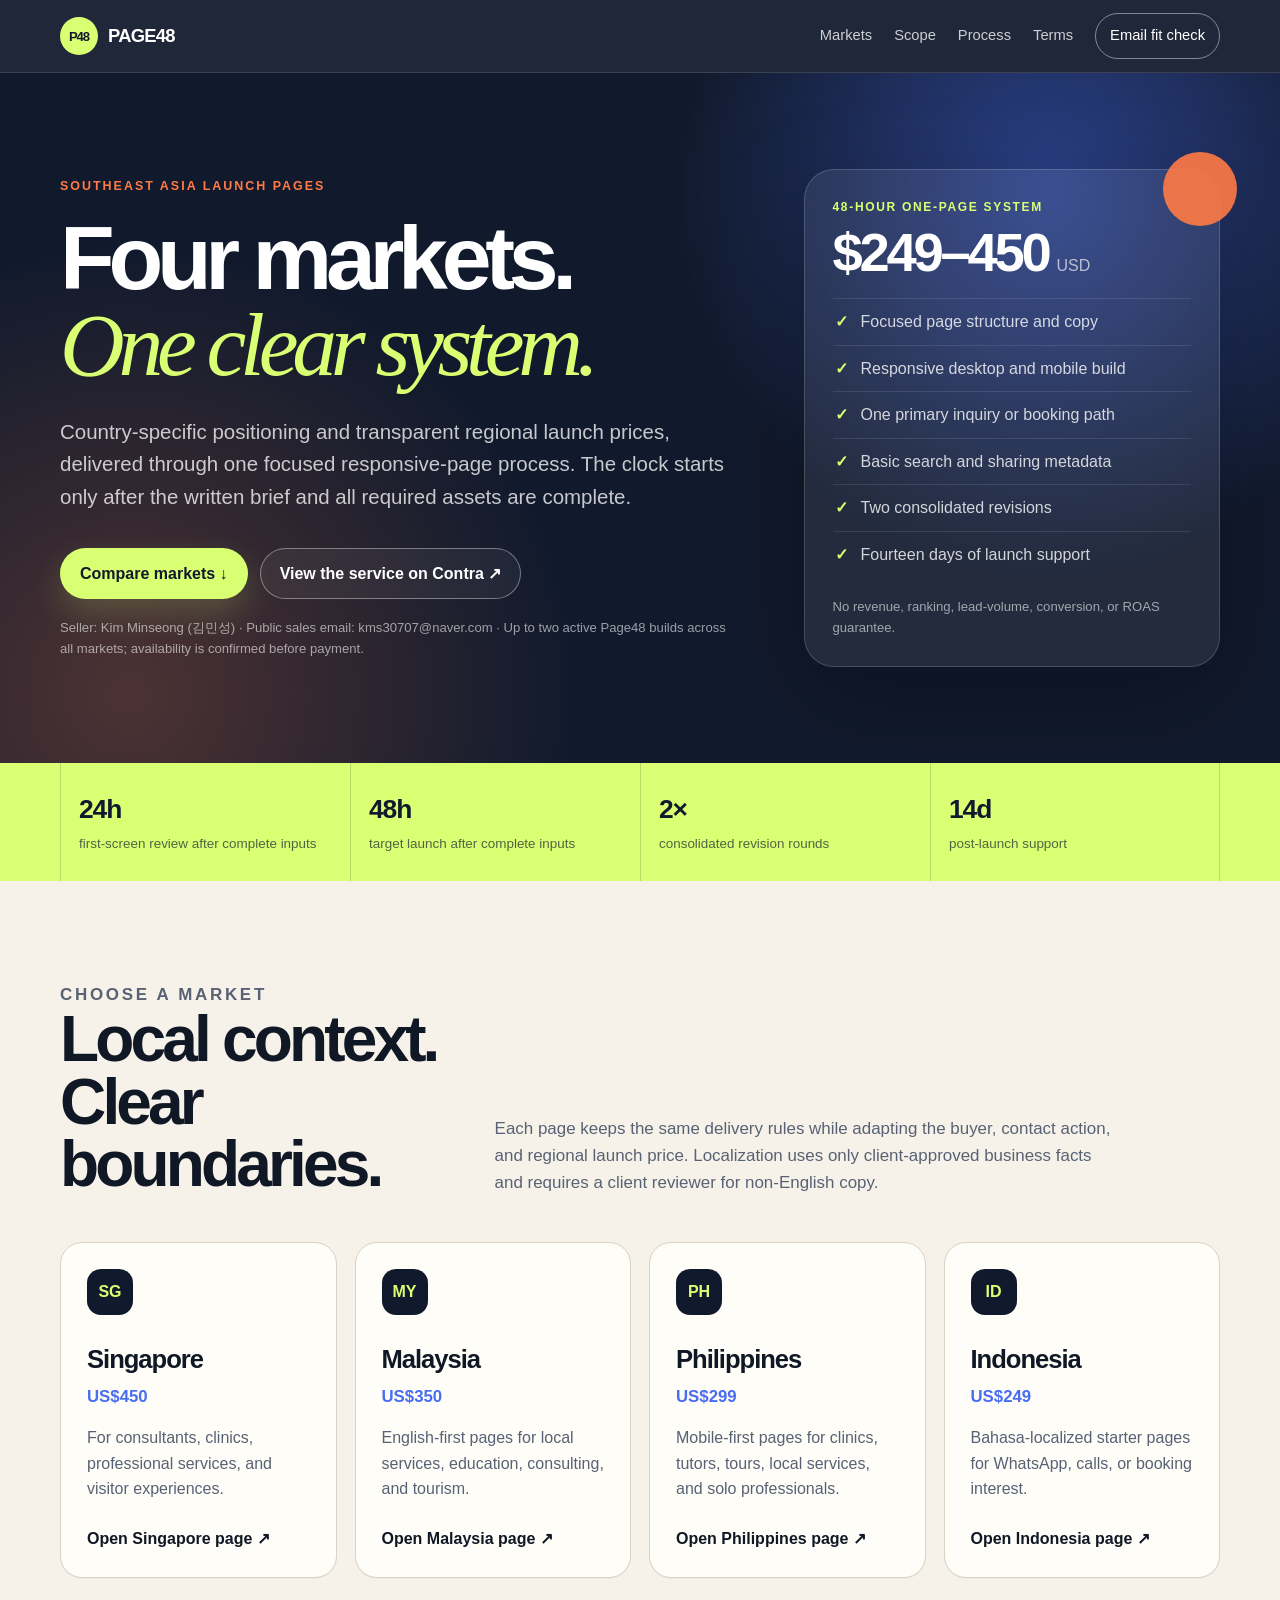
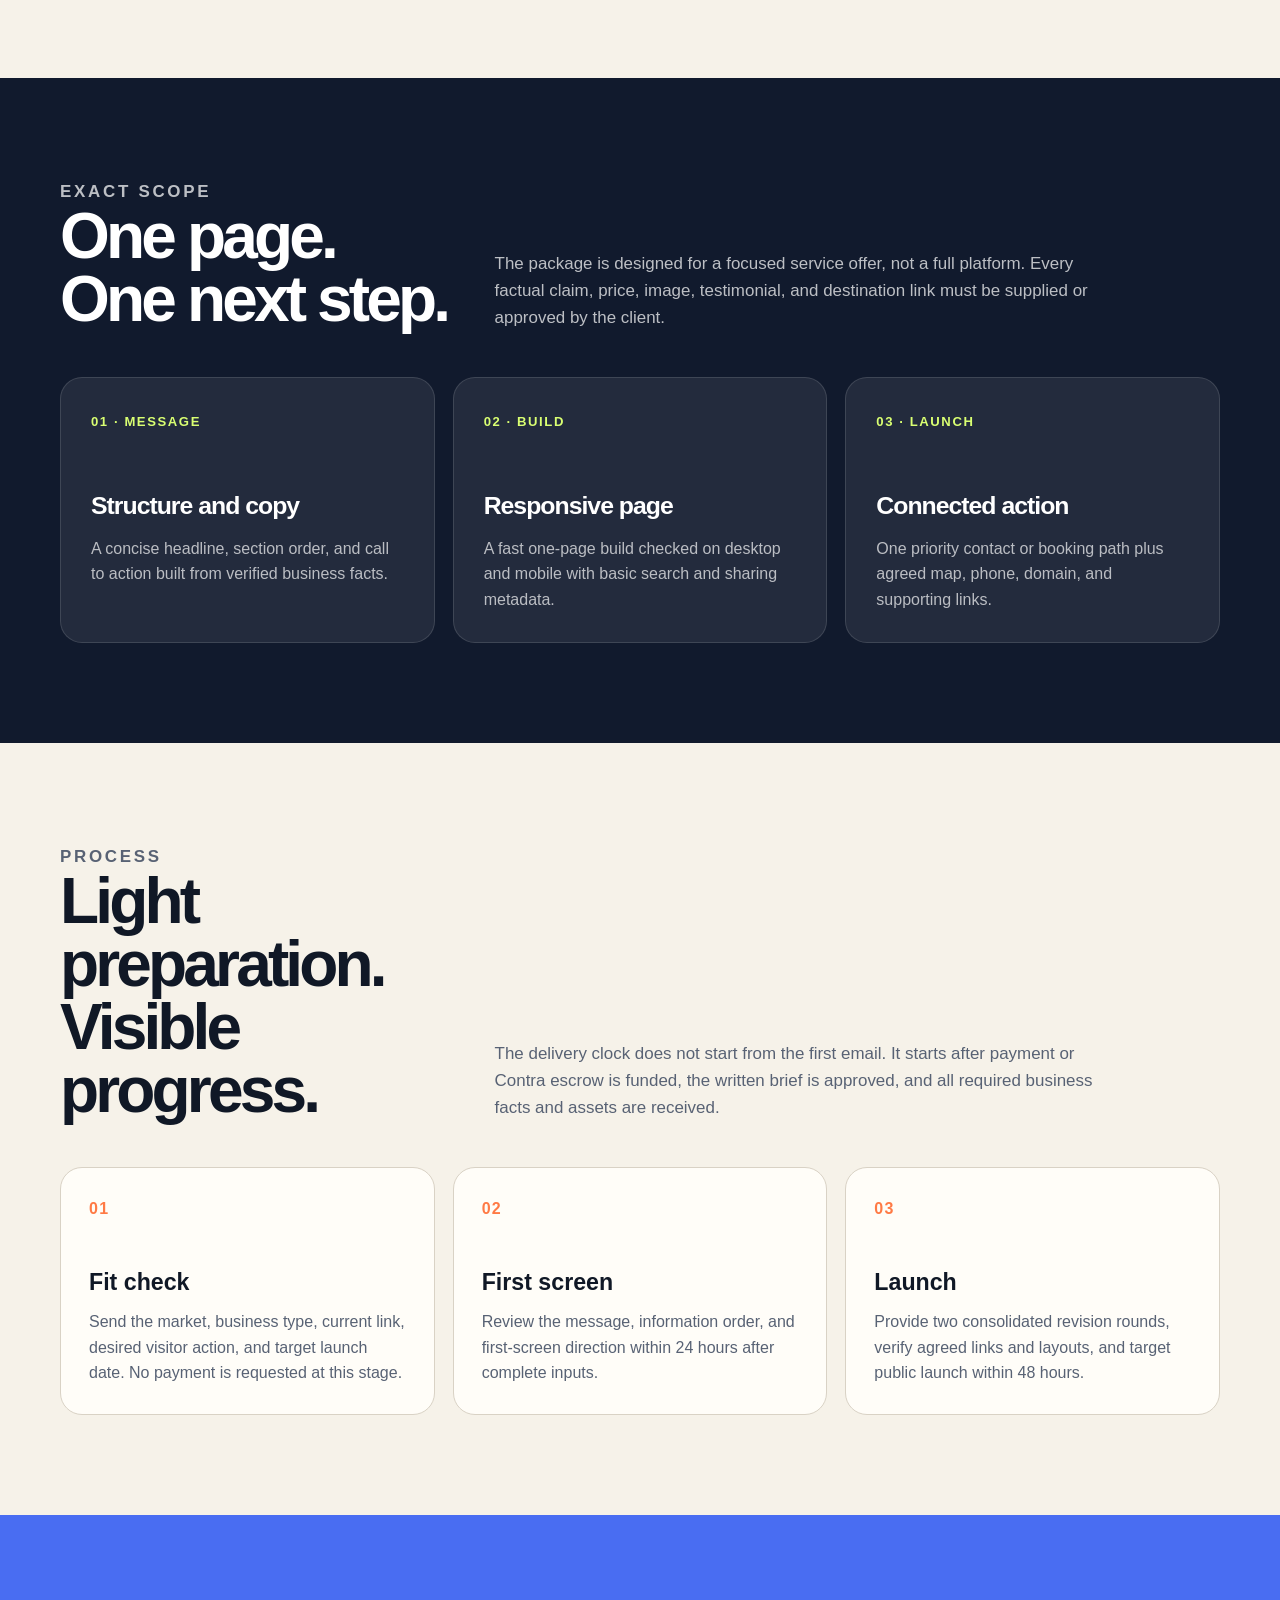
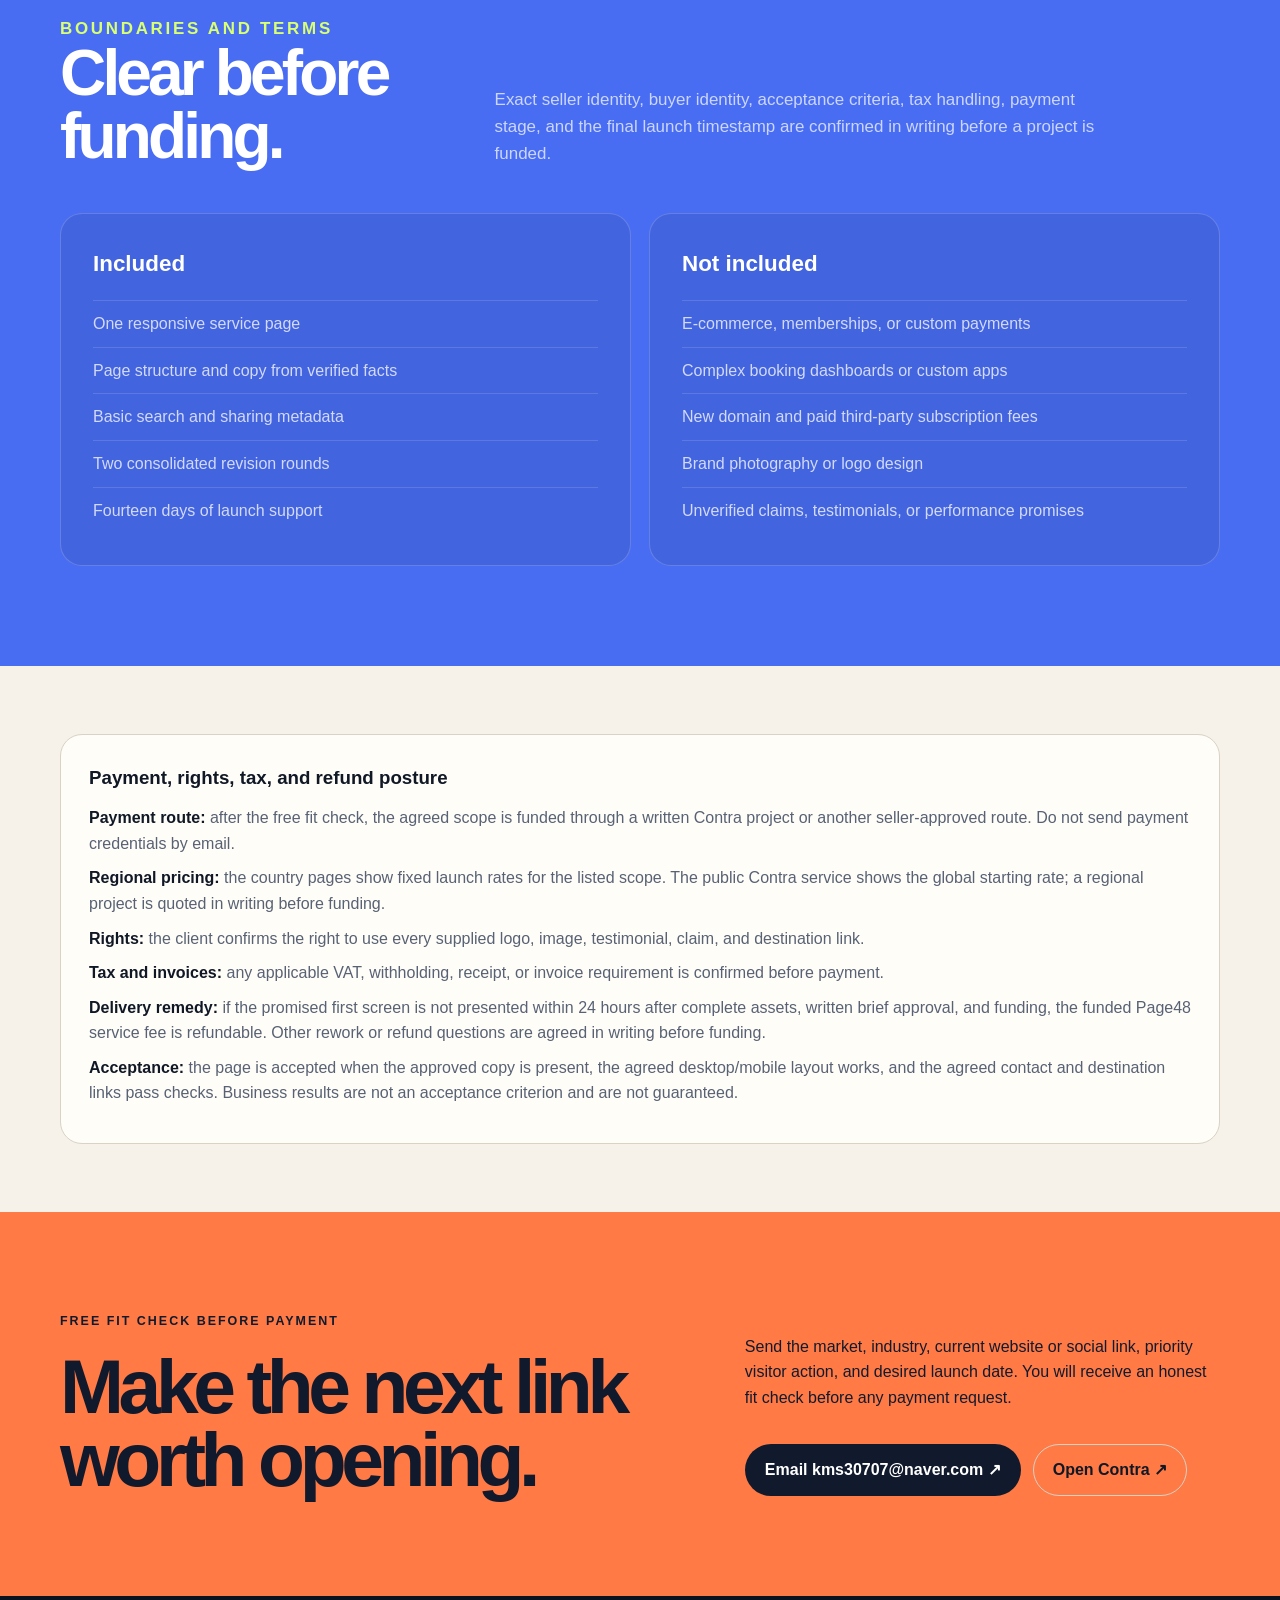
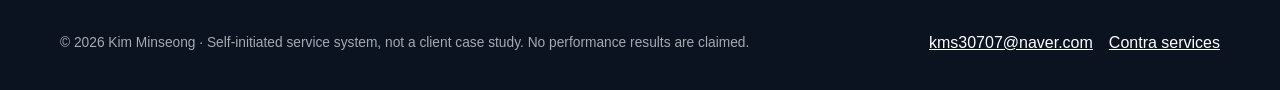
<file: page48/index.html>
<!doctype html>
<html lang="en">
<head>
  <meta charset="utf-8">
  <meta name="viewport" content="width=device-width, initial-scale=1">
  <title>Page48 Southeast Asia launch pages | Kim Minseong</title>
  <meta name="description" content="Country-specific one-page website packages for Singapore, Malaysia, the Philippines, and Indonesia, delivered through a focused 48-hour process.">
  <meta name="robots" content="index,follow">
  <link rel="canonical" href="https://kim30707.github.io/48h-creative-sprint/page48/">
  <meta property="og:title" content="Page48 Southeast Asia launch pages">
  <meta property="og:description" content="Four market-specific one-page website packages. One transparent delivery system.">
  <meta property="og:type" content="website">
  <meta property="og:url" content="https://kim30707.github.io/48h-creative-sprint/page48/">
  <link rel="stylesheet" href="styles.css">
  <script type="application/ld+json">
  {
    "@context": "https://schema.org",
    "@type": "Service",
    "name": "Page48 Southeast Asia one-page website packages",
    "provider": {
      "@type": "Person",
      "name": "Kim Minseong",
      "email": "kms30707@naver.com"
    },
    "areaServed": ["Singapore", "Malaysia", "Philippines", "Indonesia"],
    "serviceType": "Responsive one-page website design and build",
    "url": "https://kim30707.github.io/48h-creative-sprint/page48/",
    "offers": [
      {"@type":"Offer","name":"Singapore launch package","price":"450","priceCurrency":"USD"},
      {"@type":"Offer","name":"Malaysia launch package","price":"350","priceCurrency":"USD"},
      {"@type":"Offer","name":"Philippines launch package","price":"299","priceCurrency":"USD"},
      {"@type":"Offer","name":"Indonesia launch package","price":"249","priceCurrency":"USD"}
    ]
  }
  </script>
</head>
<body>
  <a class="skip-link" href="#main">Skip to content</a>
  <header class="site-header">
    <div class="wrap nav">
      <a class="brand" href="./" aria-label="Page48 home"><span class="brand-mark">P48</span> PAGE48</a>
      <nav class="nav-links" aria-label="Primary navigation">
        <a href="#markets">Markets</a>
        <a href="#scope">Scope</a>
        <a href="#process">Process</a>
        <a href="#terms">Terms</a>
        <a class="nav-cta" href="mailto:kms30707@naver.com?subject=Page48%20fit%20check%20%E2%80%94%20Southeast%20Asia&amp;body=Business%20name%3A%0AMarket%3A%0ACurrent%20website%20or%20social%20link%3A%0APriority%20visitor%20action%3A%0ADesired%20launch%20date%3A">Email fit check</a>
      </nav>
    </div>
  </header>

  <main id="main">
    <section class="hero">
      <div class="wrap hero-grid">
        <div>
          <p class="eyebrow">Southeast Asia launch pages</p>
          <h1>Four markets.<br><em>One clear system.</em></h1>
          <p class="lede">Country-specific positioning and transparent regional launch prices, delivered through one focused responsive-page process. The clock starts only after the written brief and all required assets are complete.</p>
          <div class="cta-row">
            <a class="button button-primary" href="#markets">Compare markets ↓</a>
            <a class="button button-secondary" href="https://contra.com/s/XmlLNcEl-48-hour-one-page-website-for-service-businesses">View the service on Contra ↗</a>
          </div>
          <p class="microcopy">Seller: Kim Minseong (김민성) · Public sales email: kms30707@naver.com · Up to two active Page48 builds across all markets; availability is confirmed before payment.</p>
        </div>
        <aside class="hero-panel" aria-label="Package summary">
          <p class="panel-kicker">48-hour one-page system</p>
          <div class="hero-price"><strong>$249–450</strong><span>USD</span></div>
          <ul class="check-list">
            <li>Focused page structure and copy</li>
            <li>Responsive desktop and mobile build</li>
            <li>One primary inquiry or booking path</li>
            <li>Basic search and sharing metadata</li>
            <li>Two consolidated revisions</li>
            <li>Fourteen days of launch support</li>
          </ul>
          <p class="microcopy">No revenue, ranking, lead-volume, conversion, or ROAS guarantee.</p>
        </aside>
      </div>
    </section>

    <section class="stat-strip" aria-label="Delivery summary">
      <div class="wrap stats">
        <div class="stat"><strong>24h</strong><span>first-screen review after complete inputs</span></div>
        <div class="stat"><strong>48h</strong><span>target launch after complete inputs</span></div>
        <div class="stat"><strong>2×</strong><span>consolidated revision rounds</span></div>
        <div class="stat"><strong>14d</strong><span>post-launch support</span></div>
      </div>
    </section>

    <section class="section" id="markets">
      <div class="wrap">
        <div class="section-heading">
          <div>
            <p class="eyebrow">Choose a market</p>
            <h2>Local context.<br>Clear boundaries.</h2>
          </div>
          <p>Each page keeps the same delivery rules while adapting the buyer, contact action, and regional launch price. Localization uses only client-approved business facts and requires a client reviewer for non-English copy.</p>
        </div>
        <div class="market-grid">
          <a class="market-card" href="sg/">
            <span class="market-code">SG</span>
            <h3>Singapore</h3>
            <p class="market-price">US$450</p>
            <p>For consultants, clinics, professional services, and visitor experiences.</p>
            <span class="card-link">Open Singapore page ↗</span>
          </a>
          <a class="market-card" href="my/">
            <span class="market-code">MY</span>
            <h3>Malaysia</h3>
            <p class="market-price">US$350</p>
            <p>English-first pages for local services, education, consulting, and tourism.</p>
            <span class="card-link">Open Malaysia page ↗</span>
          </a>
          <a class="market-card" href="ph/">
            <span class="market-code">PH</span>
            <h3>Philippines</h3>
            <p class="market-price">US$299</p>
            <p>Mobile-first pages for clinics, tutors, tours, local services, and solo professionals.</p>
            <span class="card-link">Open Philippines page ↗</span>
          </a>
          <a class="market-card" href="id/">
            <span class="market-code">ID</span>
            <h3>Indonesia</h3>
            <p class="market-price">US$249</p>
            <p>Bahasa-localized starter pages for WhatsApp, calls, or booking interest.</p>
            <span class="card-link">Open Indonesia page ↗</span>
          </a>
        </div>
      </div>
    </section>

    <section class="section section-dark" id="scope">
      <div class="wrap">
        <div class="section-heading">
          <div>
            <p class="eyebrow">Exact scope</p>
            <h2>One page.<br>One next step.</h2>
          </div>
          <p>The package is designed for a focused service offer, not a full platform. Every factual claim, price, image, testimonial, and destination link must be supplied or approved by the client.</p>
        </div>
        <div class="scope-grid">
          <article class="scope-card">
            <span class="scope-number">01 · MESSAGE</span>
            <h3>Structure and copy</h3>
            <p>A concise headline, section order, and call to action built from verified business facts.</p>
          </article>
          <article class="scope-card">
            <span class="scope-number">02 · BUILD</span>
            <h3>Responsive page</h3>
            <p>A fast one-page build checked on desktop and mobile with basic search and sharing metadata.</p>
          </article>
          <article class="scope-card">
            <span class="scope-number">03 · LAUNCH</span>
            <h3>Connected action</h3>
            <p>One priority contact or booking path plus agreed map, phone, domain, and supporting links.</p>
          </article>
        </div>
      </div>
    </section>

    <section class="section" id="process">
      <div class="wrap">
        <div class="section-heading">
          <div>
            <p class="eyebrow">Process</p>
            <h2>Light preparation.<br>Visible progress.</h2>
          </div>
          <p>The delivery clock does not start from the first email. It starts after payment or Contra escrow is funded, the written brief is approved, and all required business facts and assets are received.</p>
        </div>
        <div class="process-grid">
          <article class="process-card">
            <h3>Fit check</h3>
            <p>Send the market, business type, current link, desired visitor action, and target launch date. No payment is requested at this stage.</p>
          </article>
          <article class="process-card">
            <h3>First screen</h3>
            <p>Review the message, information order, and first-screen direction within 24 hours after complete inputs.</p>
          </article>
          <article class="process-card">
            <h3>Launch</h3>
            <p>Provide two consolidated revision rounds, verify agreed links and layouts, and target public launch within 48 hours.</p>
          </article>
        </div>
      </div>
    </section>

    <section class="section section-blue" id="terms">
      <div class="wrap">
        <div class="section-heading">
          <div>
            <p class="eyebrow" style="color:#d9ff72">Boundaries and terms</p>
            <h2>Clear before funding.</h2>
          </div>
          <p>Exact seller identity, buyer identity, acceptance criteria, tax handling, payment stage, and the final launch timestamp are confirmed in writing before a project is funded.</p>
        </div>
        <div class="boundary-grid">
          <article class="boundary-card">
            <h3>Included</h3>
            <ul class="plain-list">
              <li>One responsive service page</li>
              <li>Page structure and copy from verified facts</li>
              <li>Basic search and sharing metadata</li>
              <li>Two consolidated revision rounds</li>
              <li>Fourteen days of launch support</li>
            </ul>
          </article>
          <article class="boundary-card">
            <h3>Not included</h3>
            <ul class="plain-list">
              <li>E-commerce, memberships, or custom payments</li>
              <li>Complex booking dashboards or custom apps</li>
              <li>New domain and paid third-party subscription fees</li>
              <li>Brand photography or logo design</li>
              <li>Unverified claims, testimonials, or performance promises</li>
            </ul>
          </article>
        </div>
      </div>
    </section>

    <section class="section-tight">
      <div class="wrap terms">
        <h3>Payment, rights, tax, and refund posture</h3>
        <p><strong>Payment route:</strong> after the free fit check, the agreed scope is funded through a written Contra project or another seller-approved route. Do not send payment credentials by email.</p>
        <p><strong>Regional pricing:</strong> the country pages show fixed launch rates for the listed scope. The public Contra service shows the global starting rate; a regional project is quoted in writing before funding.</p>
        <p><strong>Rights:</strong> the client confirms the right to use every supplied logo, image, testimonial, claim, and destination link.</p>
        <p><strong>Tax and invoices:</strong> any applicable VAT, withholding, receipt, or invoice requirement is confirmed before payment.</p>
        <p><strong>Delivery remedy:</strong> if the promised first screen is not presented within 24 hours after complete assets, written brief approval, and funding, the funded Page48 service fee is refundable. Other rework or refund questions are agreed in writing before funding.</p>
        <p><strong>Acceptance:</strong> the page is accepted when the approved copy is present, the agreed desktop/mobile layout works, and the agreed contact and destination links pass checks. Business results are not an acceptance criterion and are not guaranteed.</p>
      </div>
    </section>

    <section class="section final-cta">
      <div class="wrap final-grid">
        <div>
          <p class="eyebrow" style="color:#111a2d">Free fit check before payment</p>
          <h2>Make the next link worth opening.</h2>
        </div>
        <div class="final-copy">
          <p>Send the market, industry, current website or social link, priority visitor action, and desired launch date. You will receive an honest fit check before any payment request.</p>
          <div class="cta-row">
            <a class="button button-dark" href="mailto:kms30707@naver.com?subject=Page48%20fit%20check%20%E2%80%94%20Southeast%20Asia&amp;body=Business%20name%3A%0AMarket%3A%0ACurrent%20website%20or%20social%20link%3A%0APriority%20visitor%20action%3A%0ADesired%20launch%20date%3A">Email kms30707@naver.com ↗</a>
            <a class="button button-outline" href="https://contra.com/s/XmlLNcEl-48-hour-one-page-website-for-service-businesses">Open Contra ↗</a>
          </div>
        </div>
      </div>
    </section>
  </main>

  <footer class="site-footer">
    <div class="wrap footer-grid">
      <p>© 2026 Kim Minseong · Self-initiated service system, not a client case study. No performance results are claimed.</p>
      <div class="footer-links">
        <a href="mailto:kms30707@naver.com">kms30707@naver.com</a>
        <a href="https://contra.com/minseong_kim_2fxnv8zg/services">Contra services</a>
      </div>
    </div>
  </footer>
</body>
</html>
</file>
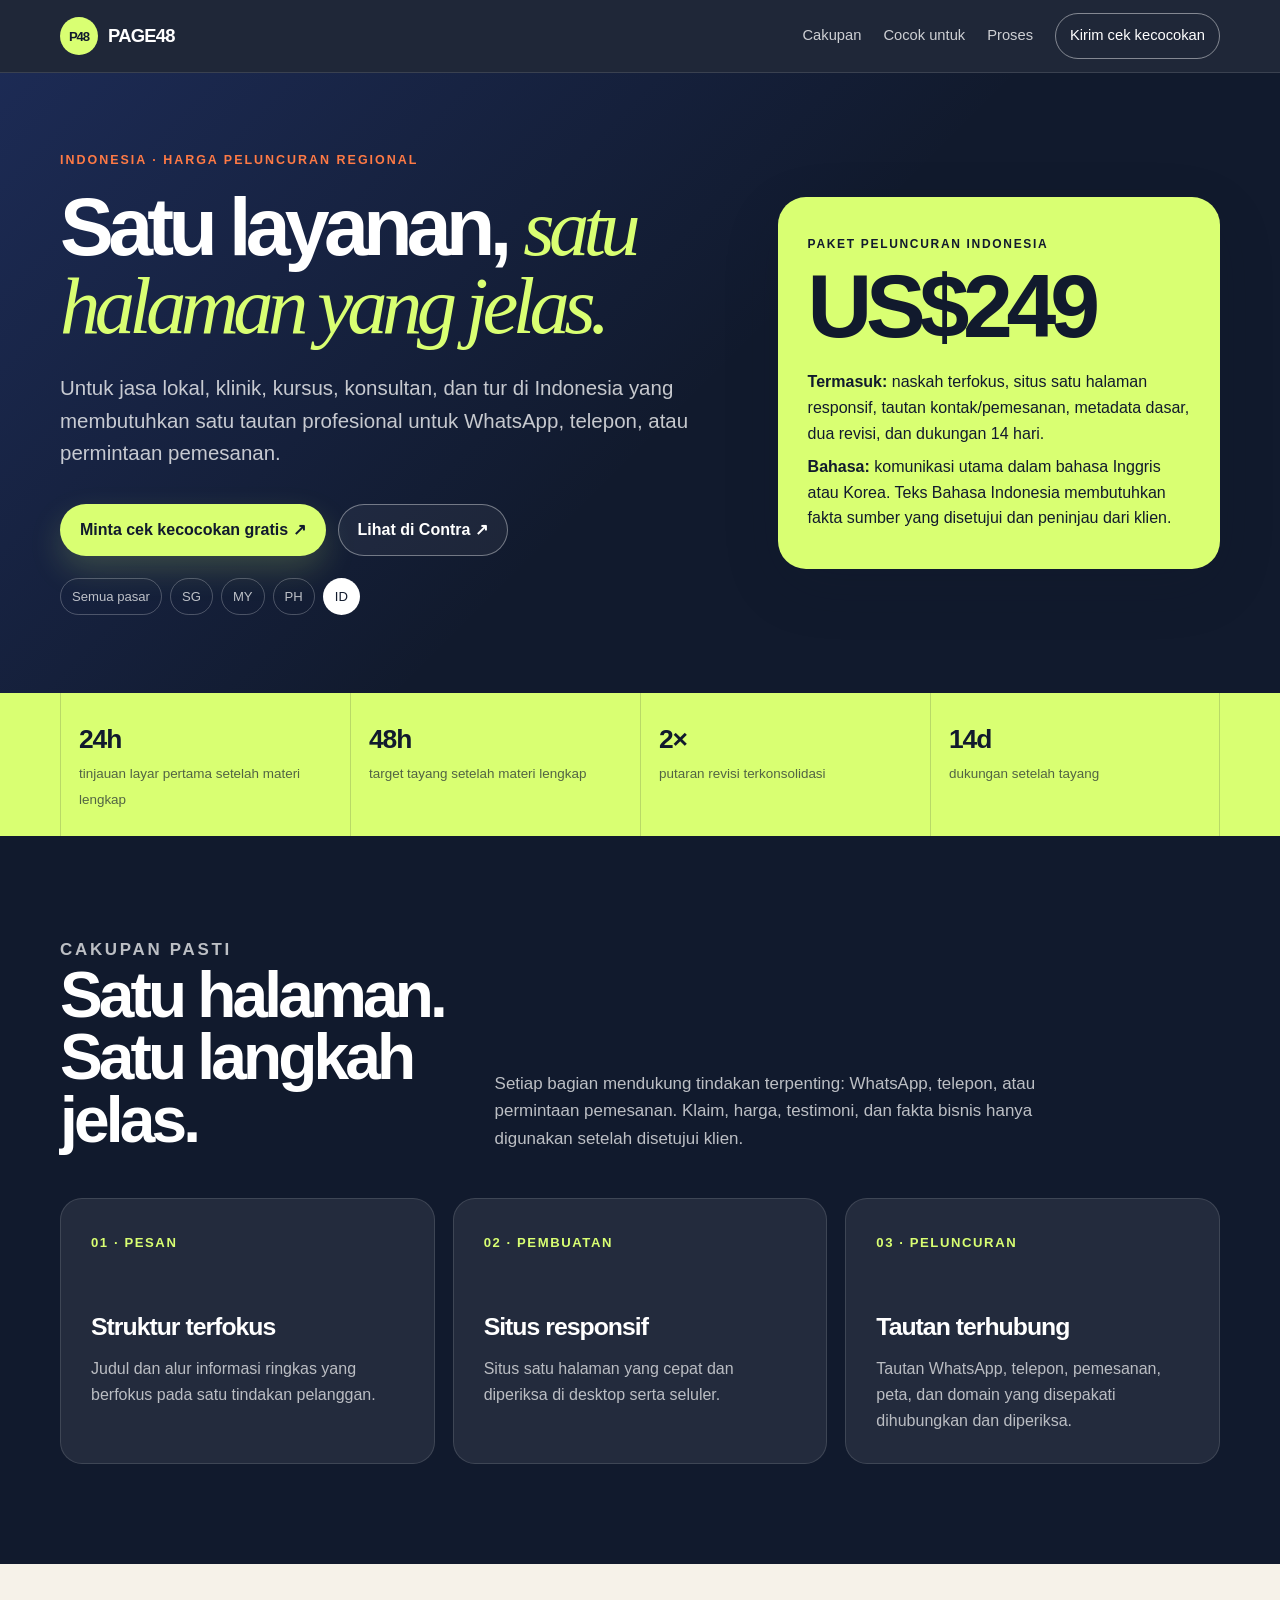
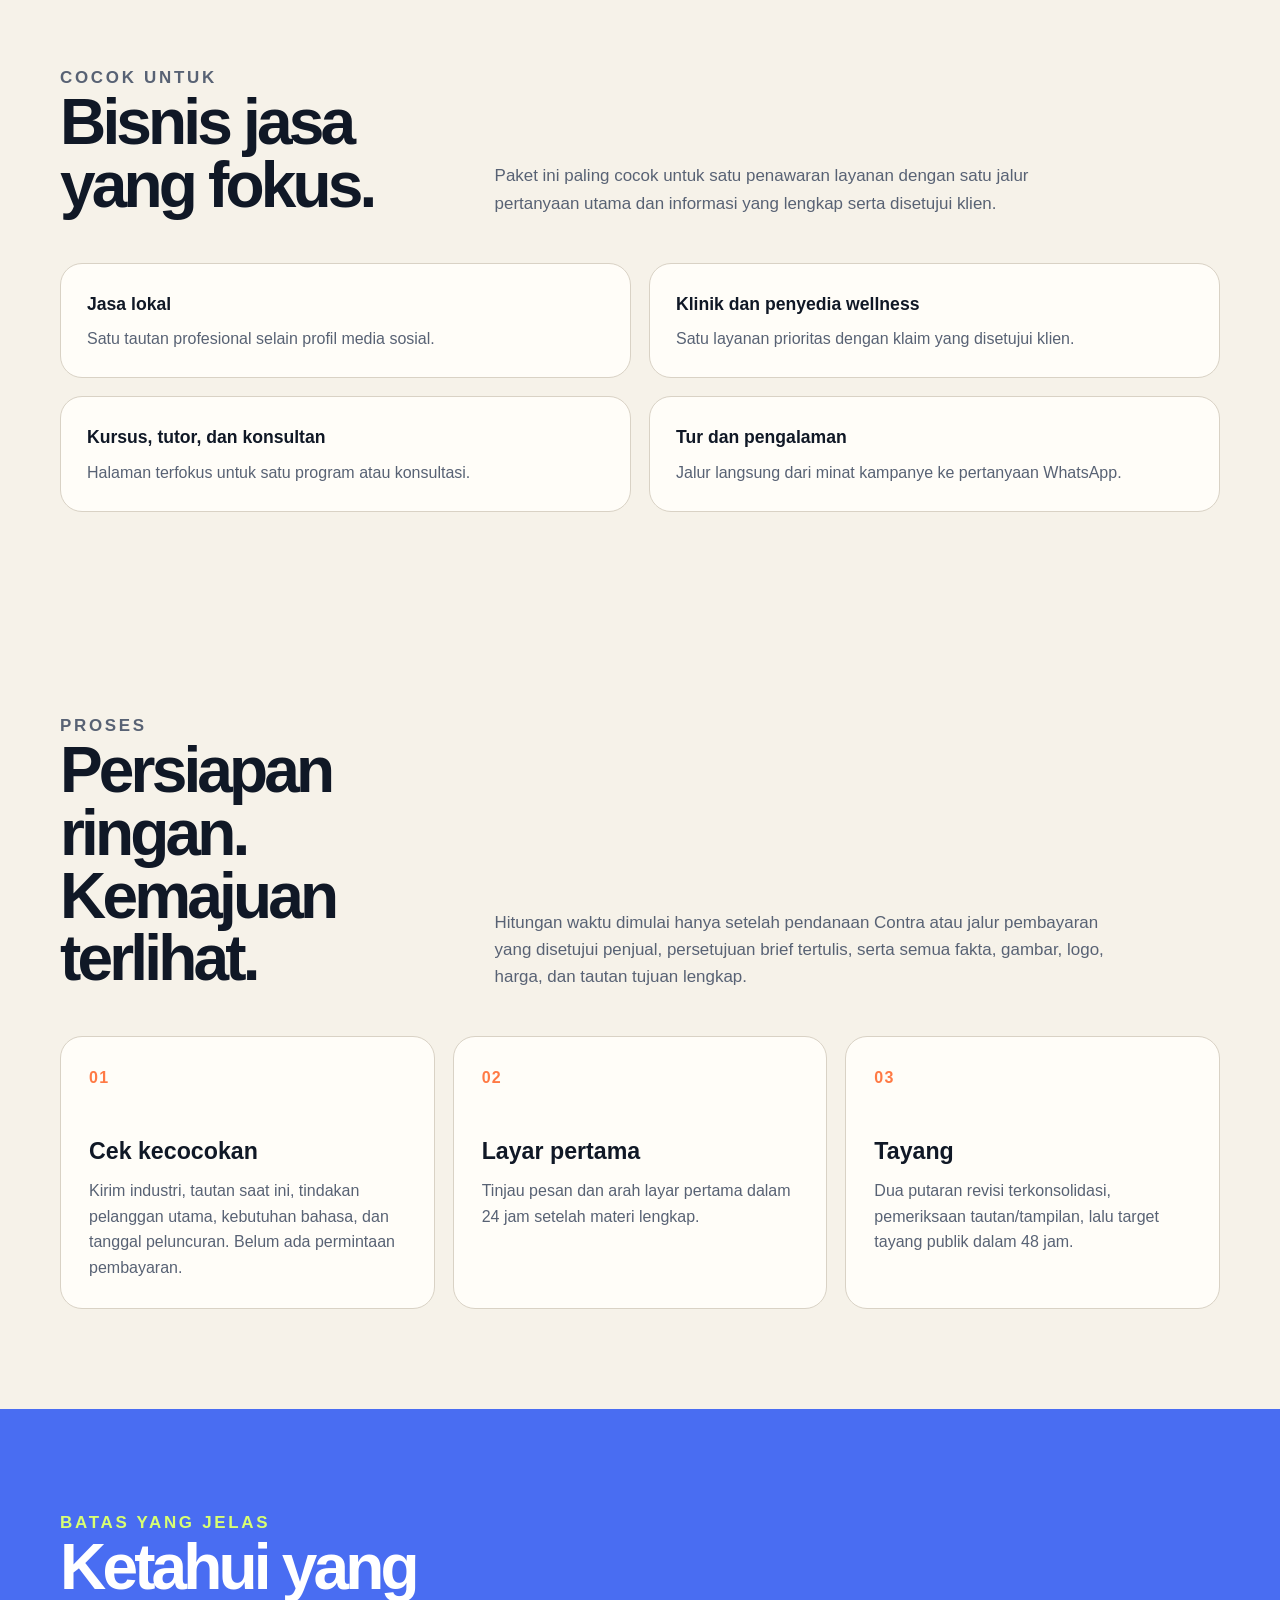
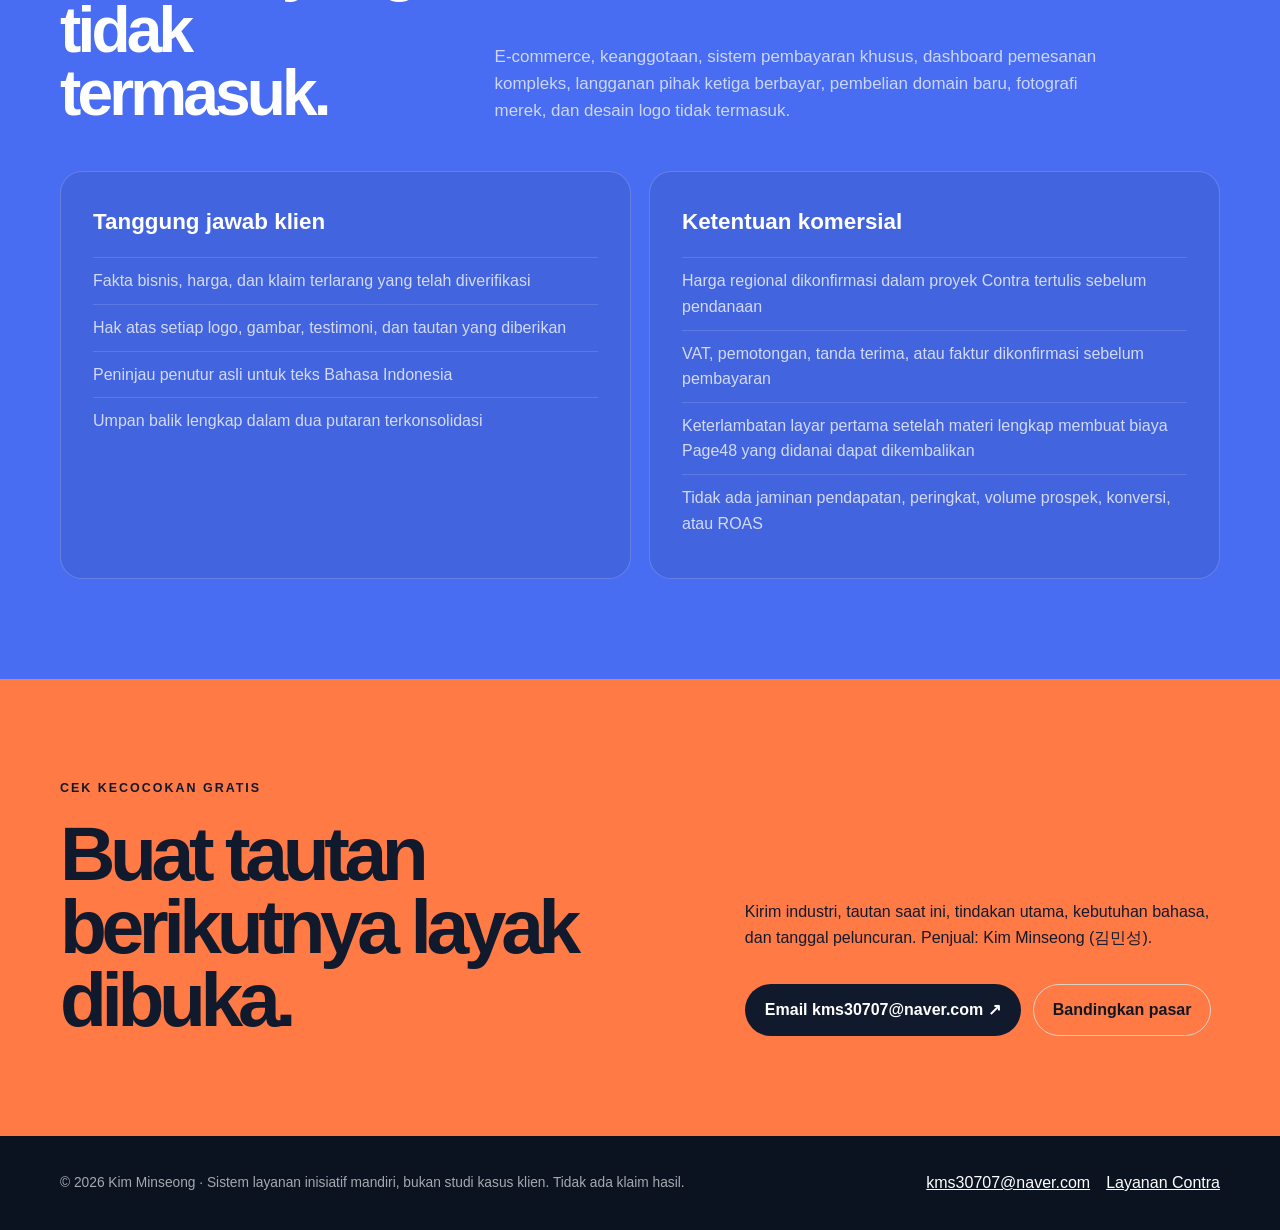
<file: page48/id/index.html>
<!doctype html>
<html lang="id">
<head>
  <meta charset="utf-8">
  <meta name="viewport" content="width=device-width, initial-scale=1">
  <title>Landing page satu halaman dalam 48 jam untuk bisnis jasa Indonesia | Page48</title>
  <meta name="description" content="Paket situs satu halaman US$249 untuk jasa lokal, klinik, kursus, konsultan, dan tur di Indonesia.">
  <meta name="robots" content="index,follow">
  <link rel="canonical" href="https://kim30707.github.io/48h-creative-sprint/page48/id/">
  <link rel="stylesheet" href="../styles.css">
</head>
<body>
  <a class="skip-link" href="#main">Lewati ke konten</a>
  <header class="site-header"><div class="wrap nav"><a class="brand" href="../"><span class="brand-mark">P48</span> PAGE48</a><nav class="nav-links" aria-label="Navigasi utama"><a href="#scope">Cakupan</a><a href="#fit">Cocok untuk</a><a href="#process">Proses</a><a class="nav-cta" href="mailto:kms30707@naver.com?subject=Page48%20Indonesia%20fit%20check&amp;body=Nama%20bisnis%3A%0AIndustri%3A%0ATautan%20saat%20ini%3A%0ATindakan%20pengunjung%20utama%3A%0ATanggal%20peluncuran%3A">Kirim cek kecocokan</a></nav></div></header>
  <main id="main">
    <section class="page-hero"><div class="wrap page-hero-grid"><div><p class="eyebrow">Indonesia · harga peluncuran regional</p><h1>Satu layanan, <em>satu halaman yang jelas.</em></h1><p class="lede">Untuk jasa lokal, klinik, kursus, konsultan, dan tur di Indonesia yang membutuhkan satu tautan profesional untuk WhatsApp, telepon, atau permintaan pemesanan.</p><div class="cta-row"><a class="button button-primary" href="mailto:kms30707@naver.com?subject=Page48%20Indonesia%20fit%20check&amp;body=Nama%20bisnis%3A%0AIndustri%3A%0ATautan%20saat%20ini%3A%0ATindakan%20pengunjung%20utama%3A%0ATanggal%20peluncuran%3A">Minta cek kecocokan gratis ↗</a><a class="button button-secondary" href="https://contra.com/s/XmlLNcEl-48-hour-one-page-website-for-service-businesses">Lihat di Contra ↗</a></div><div class="country-nav" aria-label="Halaman pasar"><a href="../">Semua pasar</a><a href="../sg/">SG</a><a href="../my/">MY</a><a href="../ph/">PH</a><a aria-current="page" href="./">ID</a></div></div><aside class="page-price-card"><p class="panel-kicker" style="color:#111a2d">Paket peluncuran Indonesia</p><strong class="price">US$249</strong><p><strong>Termasuk:</strong> naskah terfokus, situs satu halaman responsif, tautan kontak/pemesanan, metadata dasar, dua revisi, dan dukungan 14 hari.</p><p><strong>Bahasa:</strong> komunikasi utama dalam bahasa Inggris atau Korea. Teks Bahasa Indonesia membutuhkan fakta sumber yang disetujui dan peninjau dari klien.</p></aside></div></section>
    <section class="stat-strip"><div class="wrap stats"><div class="stat"><strong>24h</strong><span>tinjauan layar pertama setelah materi lengkap</span></div><div class="stat"><strong>48h</strong><span>target tayang setelah materi lengkap</span></div><div class="stat"><strong>2×</strong><span>putaran revisi terkonsolidasi</span></div><div class="stat"><strong>14d</strong><span>dukungan setelah tayang</span></div></div></section>
    <section class="section section-dark" id="scope"><div class="wrap"><div class="section-heading"><div><p class="eyebrow">Cakupan pasti</p><h2>Satu halaman.<br>Satu langkah jelas.</h2></div><p>Setiap bagian mendukung tindakan terpenting: WhatsApp, telepon, atau permintaan pemesanan. Klaim, harga, testimoni, dan fakta bisnis hanya digunakan setelah disetujui klien.</p></div><div class="scope-grid"><article class="scope-card"><span class="scope-number">01 · PESAN</span><h3>Struktur terfokus</h3><p>Judul dan alur informasi ringkas yang berfokus pada satu tindakan pelanggan.</p></article><article class="scope-card"><span class="scope-number">02 · PEMBUATAN</span><h3>Situs responsif</h3><p>Situs satu halaman yang cepat dan diperiksa di desktop serta seluler.</p></article><article class="scope-card"><span class="scope-number">03 · PELUNCURAN</span><h3>Tautan terhubung</h3><p>Tautan WhatsApp, telepon, pemesanan, peta, dan domain yang disepakati dihubungkan dan diperiksa.</p></article></div></div></section>
    <section class="section" id="fit"><div class="wrap"><div class="section-heading"><div><p class="eyebrow">Cocok untuk</p><h2>Bisnis jasa yang fokus.</h2></div><p>Paket ini paling cocok untuk satu penawaran layanan dengan satu jalur pertanyaan utama dan informasi yang lengkap serta disetujui klien.</p></div><div class="fit-grid"><div class="fit-item"><strong>Jasa lokal</strong><p>Satu tautan profesional selain profil media sosial.</p></div><div class="fit-item"><strong>Klinik dan penyedia wellness</strong><p>Satu layanan prioritas dengan klaim yang disetujui klien.</p></div><div class="fit-item"><strong>Kursus, tutor, dan konsultan</strong><p>Halaman terfokus untuk satu program atau konsultasi.</p></div><div class="fit-item"><strong>Tur dan pengalaman</strong><p>Jalur langsung dari minat kampanye ke pertanyaan WhatsApp.</p></div></div></div></section>
    <section class="section" id="process"><div class="wrap"><div class="section-heading"><div><p class="eyebrow">Proses</p><h2>Persiapan ringan. Kemajuan terlihat.</h2></div><p>Hitungan waktu dimulai hanya setelah pendanaan Contra atau jalur pembayaran yang disetujui penjual, persetujuan brief tertulis, serta semua fakta, gambar, logo, harga, dan tautan tujuan lengkap.</p></div><div class="process-grid"><article class="process-card"><h3>Cek kecocokan</h3><p>Kirim industri, tautan saat ini, tindakan pelanggan utama, kebutuhan bahasa, dan tanggal peluncuran. Belum ada permintaan pembayaran.</p></article><article class="process-card"><h3>Layar pertama</h3><p>Tinjau pesan dan arah layar pertama dalam 24 jam setelah materi lengkap.</p></article><article class="process-card"><h3>Tayang</h3><p>Dua putaran revisi terkonsolidasi, pemeriksaan tautan/tampilan, lalu target tayang publik dalam 48 jam.</p></article></div></div></section>
    <section class="section section-blue"><div class="wrap"><div class="section-heading"><div><p class="eyebrow" style="color:#d9ff72">Batas yang jelas</p><h2>Ketahui yang tidak termasuk.</h2></div><p>E-commerce, keanggotaan, sistem pembayaran khusus, dashboard pemesanan kompleks, langganan pihak ketiga berbayar, pembelian domain baru, fotografi merek, dan desain logo tidak termasuk.</p></div><div class="boundary-grid"><article class="boundary-card"><h3>Tanggung jawab klien</h3><ul class="plain-list"><li>Fakta bisnis, harga, dan klaim terlarang yang telah diverifikasi</li><li>Hak atas setiap logo, gambar, testimoni, dan tautan yang diberikan</li><li>Peninjau penutur asli untuk teks Bahasa Indonesia</li><li>Umpan balik lengkap dalam dua putaran terkonsolidasi</li></ul></article><article class="boundary-card"><h3>Ketentuan komersial</h3><ul class="plain-list"><li>Harga regional dikonfirmasi dalam proyek Contra tertulis sebelum pendanaan</li><li>VAT, pemotongan, tanda terima, atau faktur dikonfirmasi sebelum pembayaran</li><li>Keterlambatan layar pertama setelah materi lengkap membuat biaya Page48 yang didanai dapat dikembalikan</li><li>Tidak ada jaminan pendapatan, peringkat, volume prospek, konversi, atau ROAS</li></ul></article></div></div></section>
    <section class="section final-cta"><div class="wrap final-grid"><div><p class="eyebrow" style="color:#111a2d">Cek kecocokan gratis</p><h2>Buat tautan berikutnya layak dibuka.</h2></div><div class="final-copy"><p>Kirim industri, tautan saat ini, tindakan utama, kebutuhan bahasa, dan tanggal peluncuran. Penjual: Kim Minseong (김민성).</p><div class="cta-row"><a class="button button-dark" href="mailto:kms30707@naver.com?subject=Page48%20Indonesia%20fit%20check&amp;body=Nama%20bisnis%3A%0AIndustri%3A%0ATautan%20saat%20ini%3A%0ATindakan%20pengunjung%20utama%3A%0AKebutuhan%20bahasa%3A%0ATanggal%20peluncuran%3A">Email kms30707@naver.com ↗</a><a class="button button-outline" href="../">Bandingkan pasar</a></div></div></div></section>
  </main>
  <footer class="site-footer"><div class="wrap footer-grid"><p>© 2026 Kim Minseong · Sistem layanan inisiatif mandiri, bukan studi kasus klien. Tidak ada klaim hasil.</p><div class="footer-links"><a href="mailto:kms30707@naver.com">kms30707@naver.com</a><a href="https://contra.com/s/XmlLNcEl-48-hour-one-page-website-for-service-businesses">Layanan Contra</a></div></div></footer>
</body>
</html>
</file>
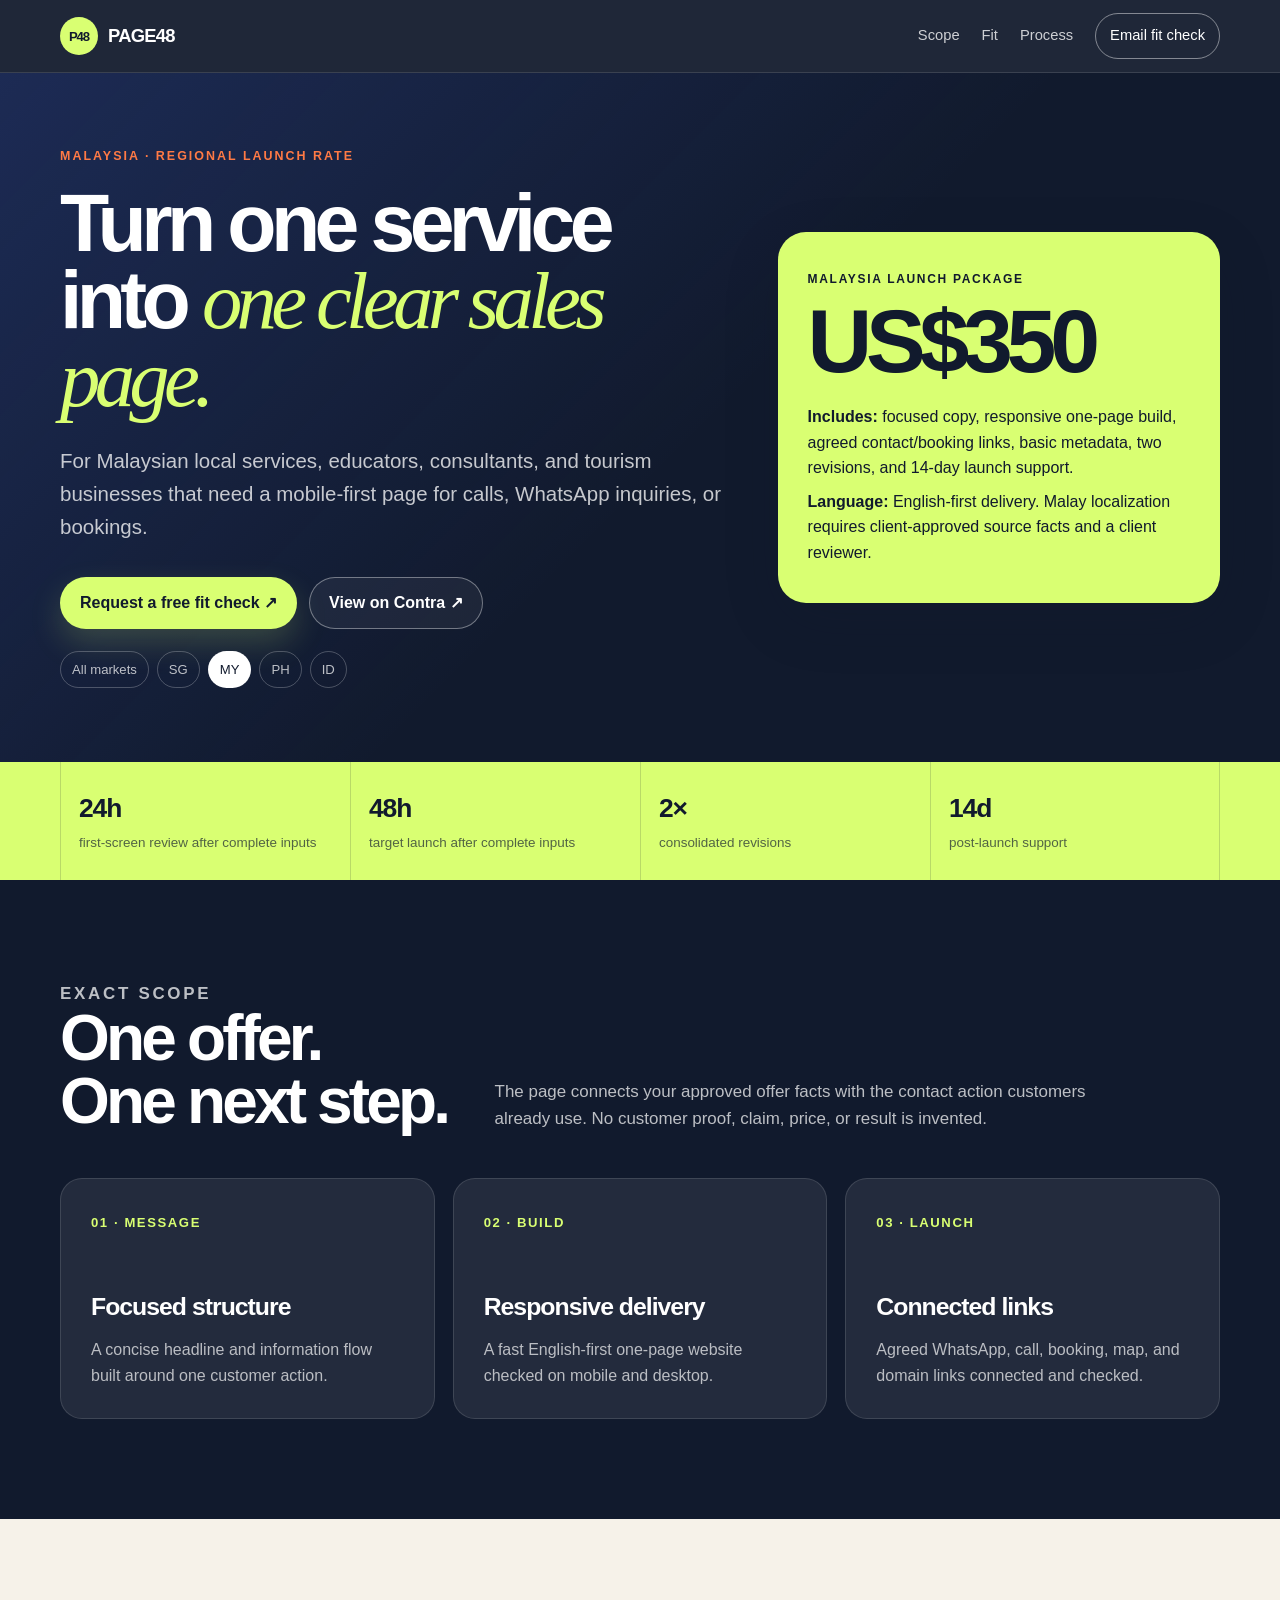
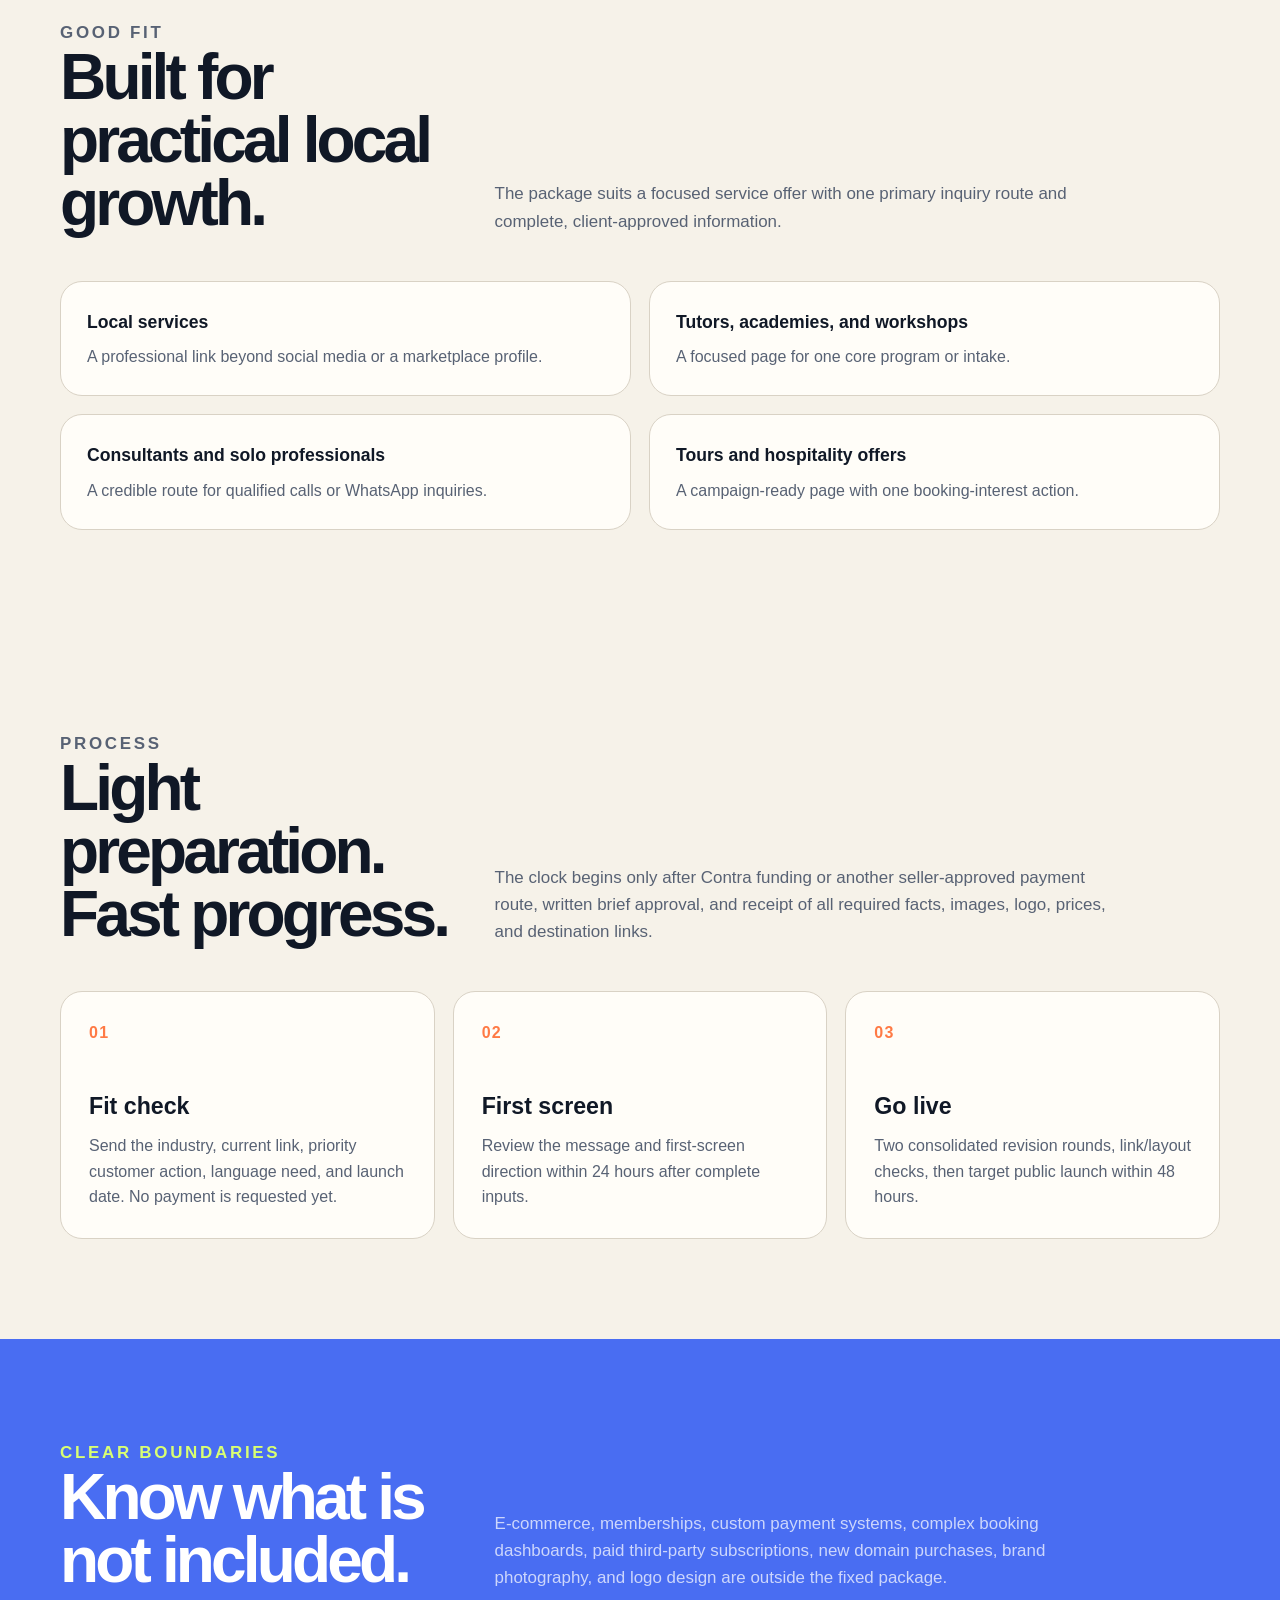
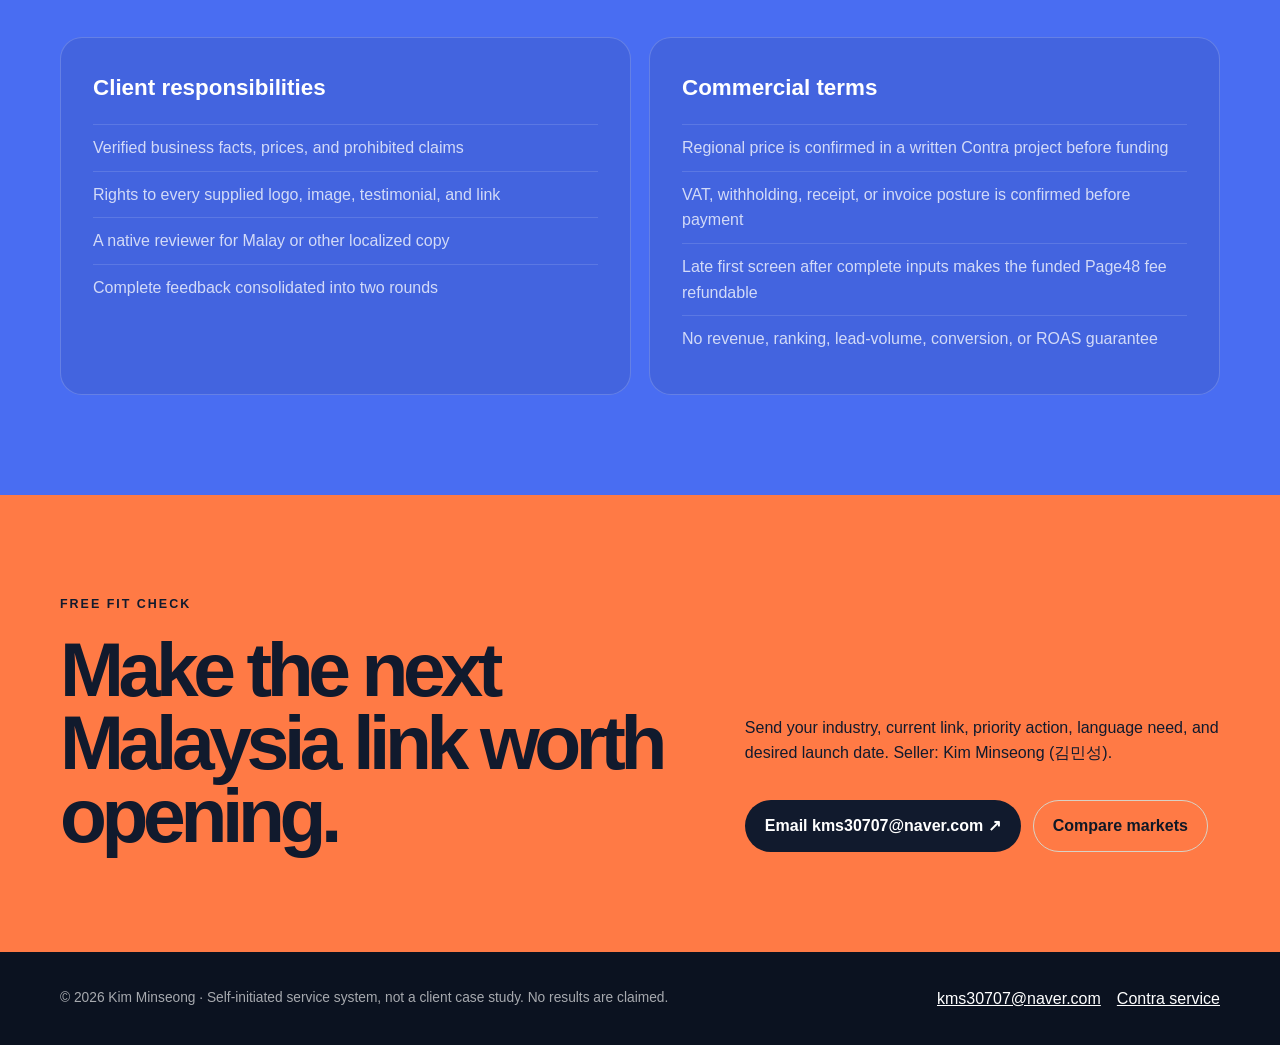
<file: page48/my/index.html>
<!doctype html>
<html lang="en">
<head>
  <meta charset="utf-8">
  <meta name="viewport" content="width=device-width, initial-scale=1">
  <title>48-hour landing pages for Malaysian service businesses | Page48</title>
  <meta name="description" content="A focused US$350 one-page website package for Malaysian local services, educators, consultants, and tourism businesses.">
  <meta name="robots" content="index,follow">
  <link rel="canonical" href="https://kim30707.github.io/48h-creative-sprint/page48/my/">
  <link rel="stylesheet" href="../styles.css">
</head>
<body>
  <a class="skip-link" href="#main">Skip to content</a>
  <header class="site-header"><div class="wrap nav"><a class="brand" href="../"><span class="brand-mark">P48</span> PAGE48</a><nav class="nav-links" aria-label="Primary navigation"><a href="#scope">Scope</a><a href="#fit">Fit</a><a href="#process">Process</a><a class="nav-cta" href="mailto:kms30707@naver.com?subject=Page48%20Malaysia%20fit%20check&amp;body=Business%20name%3A%0AIndustry%3A%0ACurrent%20link%3A%0APriority%20visitor%20action%3A%0ADesired%20launch%20date%3A">Email fit check</a></nav></div></header>
  <main id="main">
    <section class="page-hero"><div class="wrap page-hero-grid"><div><p class="eyebrow">Malaysia · regional launch rate</p><h1>Turn one service into <em>one clear sales page.</em></h1><p class="lede">For Malaysian local services, educators, consultants, and tourism businesses that need a mobile-first page for calls, WhatsApp inquiries, or bookings.</p><div class="cta-row"><a class="button button-primary" href="mailto:kms30707@naver.com?subject=Page48%20Malaysia%20fit%20check&amp;body=Business%20name%3A%0AIndustry%3A%0ACurrent%20link%3A%0APriority%20visitor%20action%3A%0ADesired%20launch%20date%3A">Request a free fit check ↗</a><a class="button button-secondary" href="https://contra.com/s/XmlLNcEl-48-hour-one-page-website-for-service-businesses">View on Contra ↗</a></div><div class="country-nav" aria-label="Market pages"><a href="../">All markets</a><a href="../sg/">SG</a><a aria-current="page" href="./">MY</a><a href="../ph/">PH</a><a href="../id/">ID</a></div></div><aside class="page-price-card"><p class="panel-kicker" style="color:#111a2d">Malaysia launch package</p><strong class="price">US$350</strong><p><strong>Includes:</strong> focused copy, responsive one-page build, agreed contact/booking links, basic metadata, two revisions, and 14-day launch support.</p><p><strong>Language:</strong> English-first delivery. Malay localization requires client-approved source facts and a client reviewer.</p></aside></div></section>
    <section class="stat-strip"><div class="wrap stats"><div class="stat"><strong>24h</strong><span>first-screen review after complete inputs</span></div><div class="stat"><strong>48h</strong><span>target launch after complete inputs</span></div><div class="stat"><strong>2×</strong><span>consolidated revisions</span></div><div class="stat"><strong>14d</strong><span>post-launch support</span></div></div></section>
    <section class="section section-dark" id="scope"><div class="wrap"><div class="section-heading"><div><p class="eyebrow">Exact scope</p><h2>One offer.<br>One next step.</h2></div><p>The page connects your approved offer facts with the contact action customers already use. No customer proof, claim, price, or result is invented.</p></div><div class="scope-grid"><article class="scope-card"><span class="scope-number">01 · MESSAGE</span><h3>Focused structure</h3><p>A concise headline and information flow built around one customer action.</p></article><article class="scope-card"><span class="scope-number">02 · BUILD</span><h3>Responsive delivery</h3><p>A fast English-first one-page website checked on mobile and desktop.</p></article><article class="scope-card"><span class="scope-number">03 · LAUNCH</span><h3>Connected links</h3><p>Agreed WhatsApp, call, booking, map, and domain links connected and checked.</p></article></div></div></section>
    <section class="section" id="fit"><div class="wrap"><div class="section-heading"><div><p class="eyebrow">Good fit</p><h2>Built for practical local growth.</h2></div><p>The package suits a focused service offer with one primary inquiry route and complete, client-approved information.</p></div><div class="fit-grid"><div class="fit-item"><strong>Local services</strong><p>A professional link beyond social media or a marketplace profile.</p></div><div class="fit-item"><strong>Tutors, academies, and workshops</strong><p>A focused page for one core program or intake.</p></div><div class="fit-item"><strong>Consultants and solo professionals</strong><p>A credible route for qualified calls or WhatsApp inquiries.</p></div><div class="fit-item"><strong>Tours and hospitality offers</strong><p>A campaign-ready page with one booking-interest action.</p></div></div></div></section>
    <section class="section" id="process"><div class="wrap"><div class="section-heading"><div><p class="eyebrow">Process</p><h2>Light preparation. Fast progress.</h2></div><p>The clock begins only after Contra funding or another seller-approved payment route, written brief approval, and receipt of all required facts, images, logo, prices, and destination links.</p></div><div class="process-grid"><article class="process-card"><h3>Fit check</h3><p>Send the industry, current link, priority customer action, language need, and launch date. No payment is requested yet.</p></article><article class="process-card"><h3>First screen</h3><p>Review the message and first-screen direction within 24 hours after complete inputs.</p></article><article class="process-card"><h3>Go live</h3><p>Two consolidated revision rounds, link/layout checks, then target public launch within 48 hours.</p></article></div></div></section>
    <section class="section section-blue"><div class="wrap"><div class="section-heading"><div><p class="eyebrow" style="color:#d9ff72">Clear boundaries</p><h2>Know what is not included.</h2></div><p>E-commerce, memberships, custom payment systems, complex booking dashboards, paid third-party subscriptions, new domain purchases, brand photography, and logo design are outside the fixed package.</p></div><div class="boundary-grid"><article class="boundary-card"><h3>Client responsibilities</h3><ul class="plain-list"><li>Verified business facts, prices, and prohibited claims</li><li>Rights to every supplied logo, image, testimonial, and link</li><li>A native reviewer for Malay or other localized copy</li><li>Complete feedback consolidated into two rounds</li></ul></article><article class="boundary-card"><h3>Commercial terms</h3><ul class="plain-list"><li>Regional price is confirmed in a written Contra project before funding</li><li>VAT, withholding, receipt, or invoice posture is confirmed before payment</li><li>Late first screen after complete inputs makes the funded Page48 fee refundable</li><li>No revenue, ranking, lead-volume, conversion, or ROAS guarantee</li></ul></article></div></div></section>
    <section class="section final-cta"><div class="wrap final-grid"><div><p class="eyebrow" style="color:#111a2d">Free fit check</p><h2>Make the next Malaysia link worth opening.</h2></div><div class="final-copy"><p>Send your industry, current link, priority action, language need, and desired launch date. Seller: Kim Minseong (김민성).</p><div class="cta-row"><a class="button button-dark" href="mailto:kms30707@naver.com?subject=Page48%20Malaysia%20fit%20check&amp;body=Business%20name%3A%0AIndustry%3A%0ACurrent%20link%3A%0APriority%20visitor%20action%3A%0APreferred%20language%3A%0ADesired%20launch%20date%3A">Email kms30707@naver.com ↗</a><a class="button button-outline" href="../">Compare markets</a></div></div></div></section>
  </main>
  <footer class="site-footer"><div class="wrap footer-grid"><p>© 2026 Kim Minseong · Self-initiated service system, not a client case study. No results are claimed.</p><div class="footer-links"><a href="mailto:kms30707@naver.com">kms30707@naver.com</a><a href="https://contra.com/s/XmlLNcEl-48-hour-one-page-website-for-service-businesses">Contra service</a></div></div></footer>
</body>
</html>
</file>
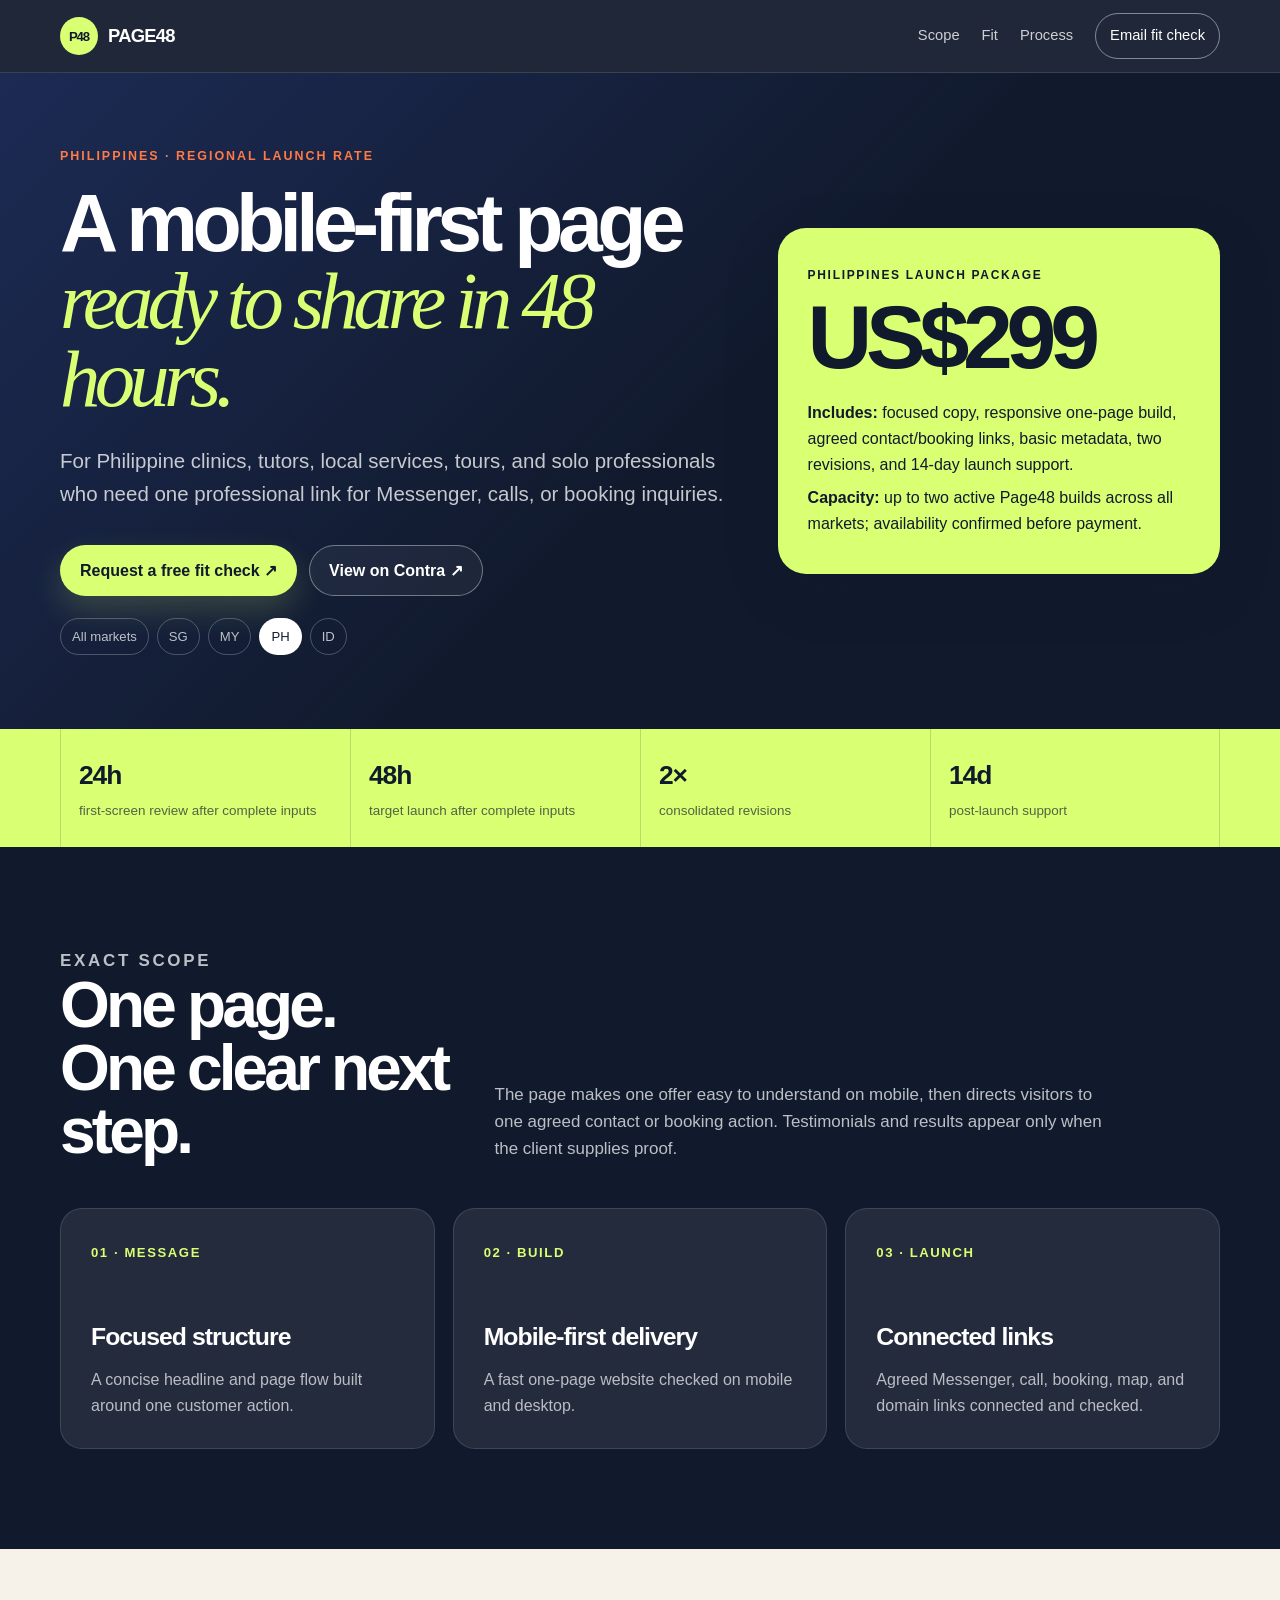
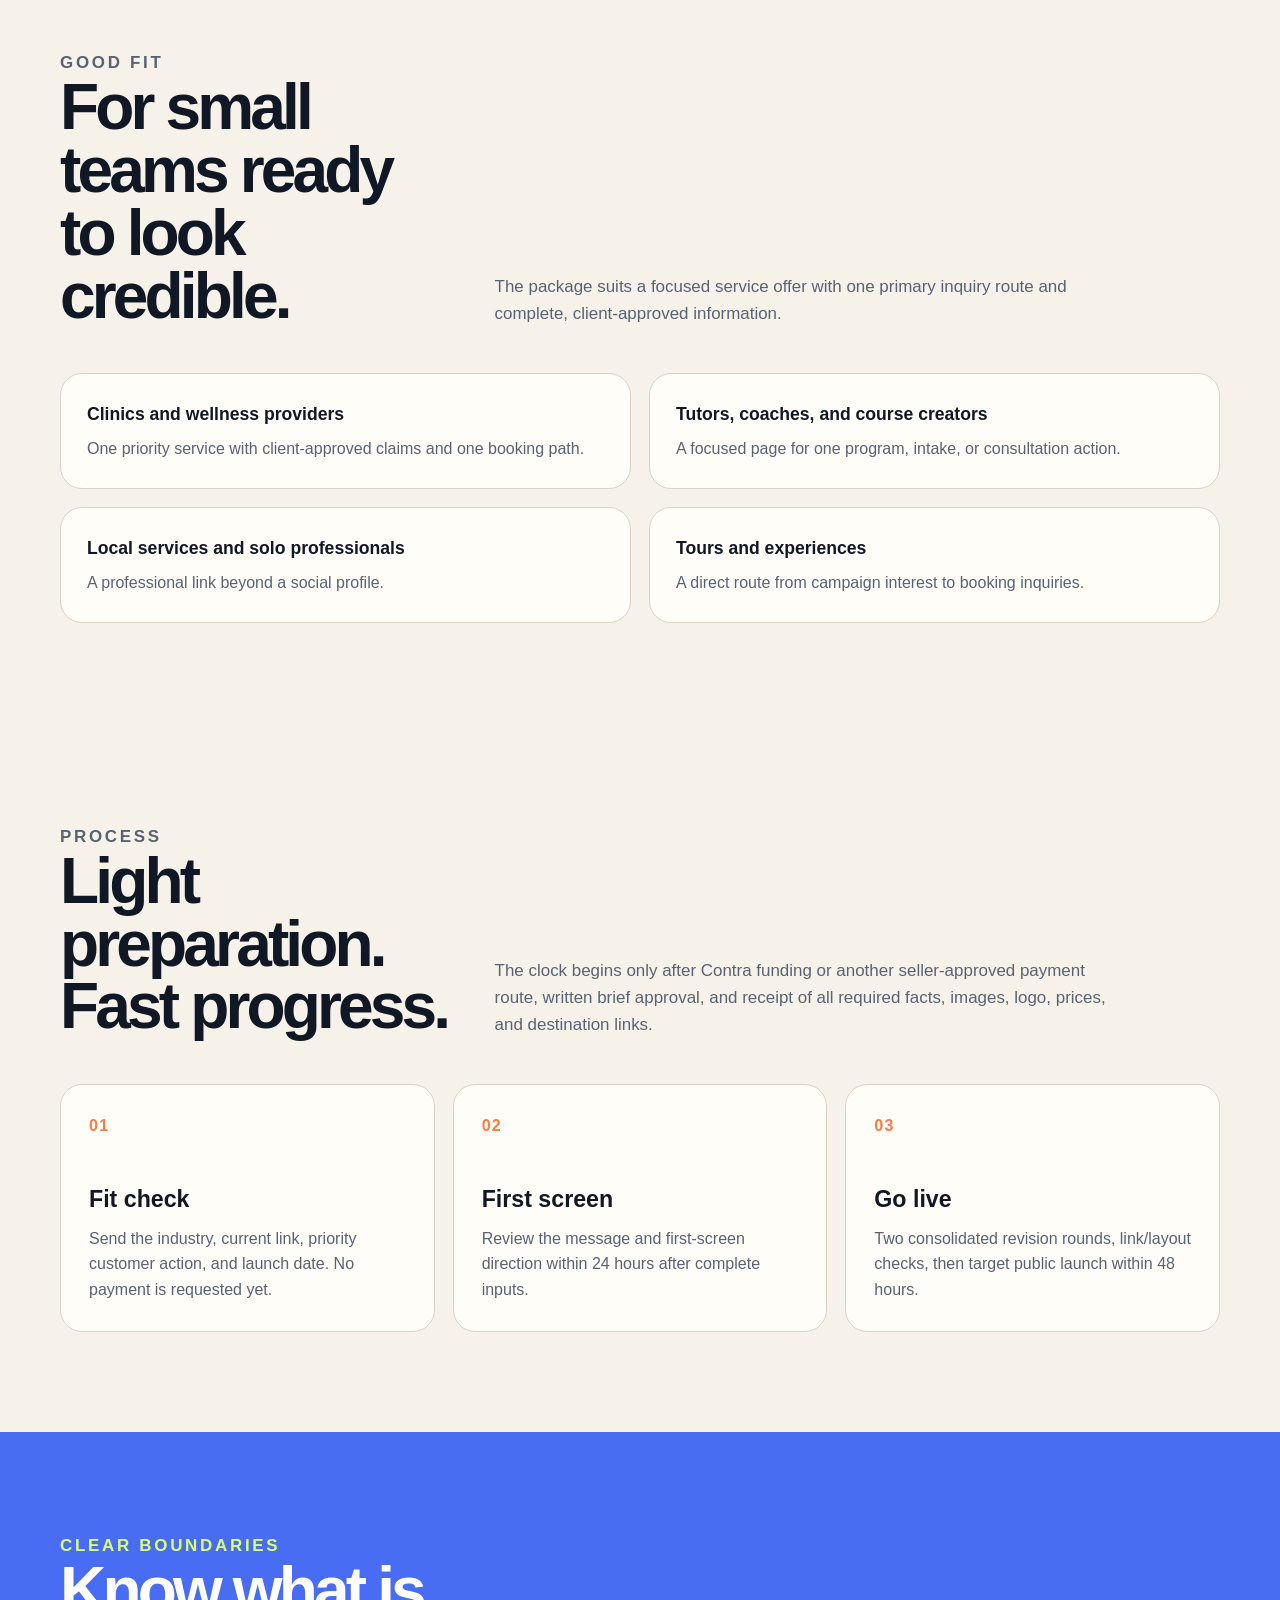
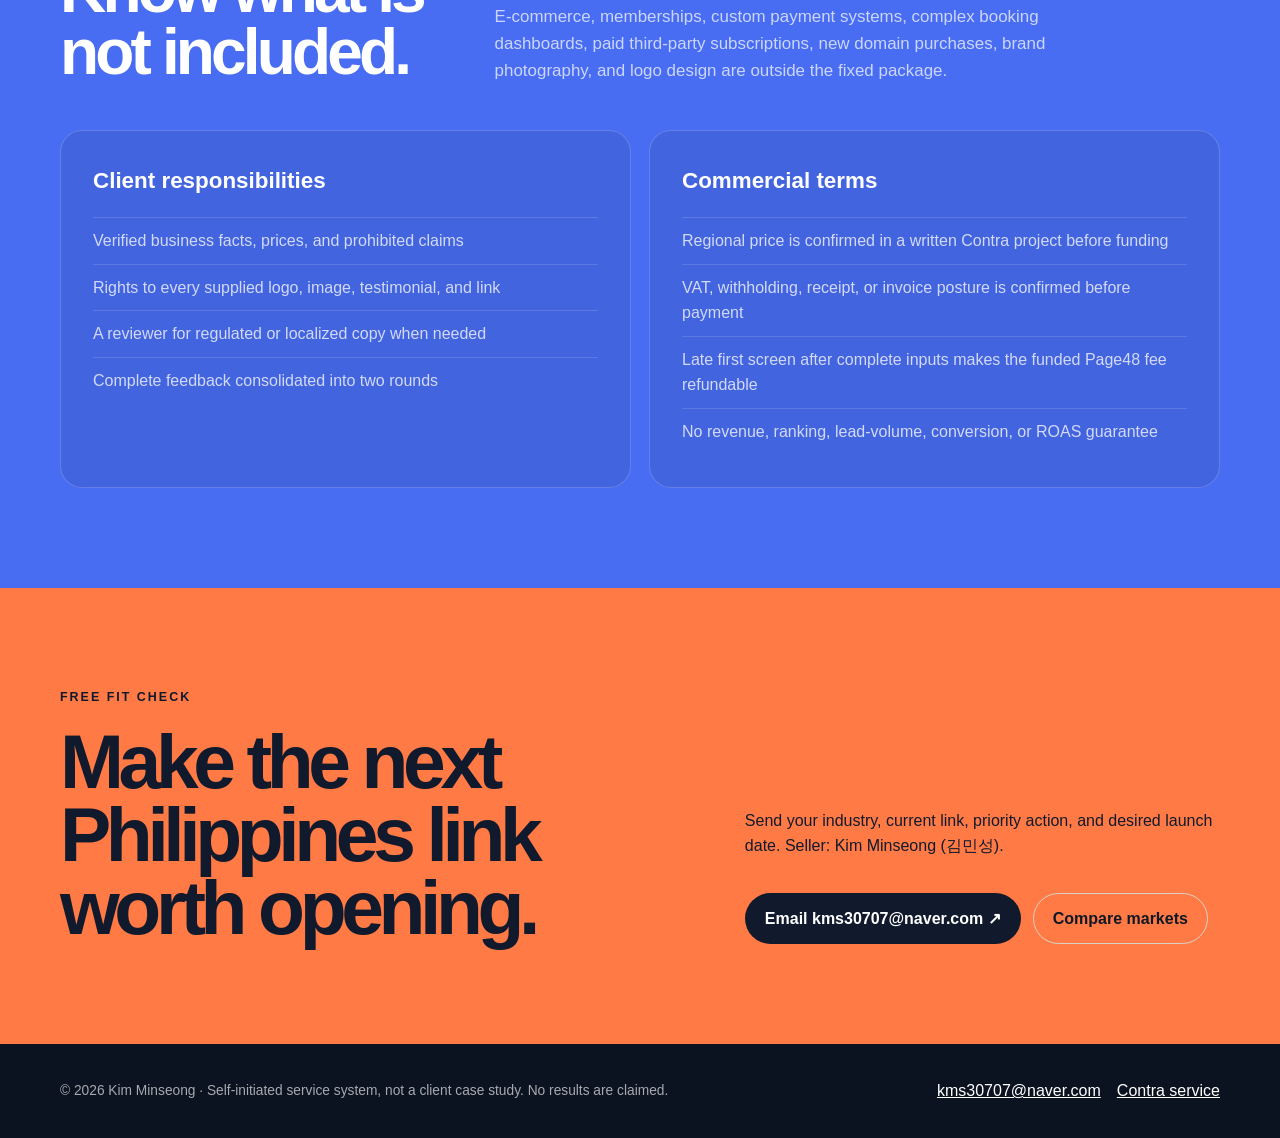
<file: page48/ph/index.html>
<!doctype html>
<html lang="en">
<head>
  <meta charset="utf-8">
  <meta name="viewport" content="width=device-width, initial-scale=1">
  <title>48-hour landing pages for Philippine service businesses | Page48</title>
  <meta name="description" content="A focused US$299 one-page website package for Philippine clinics, tutors, tours, local services, and solo professionals.">
  <meta name="robots" content="index,follow">
  <link rel="canonical" href="https://kim30707.github.io/48h-creative-sprint/page48/ph/">
  <link rel="stylesheet" href="../styles.css">
</head>
<body>
  <a class="skip-link" href="#main">Skip to content</a>
  <header class="site-header"><div class="wrap nav"><a class="brand" href="../"><span class="brand-mark">P48</span> PAGE48</a><nav class="nav-links" aria-label="Primary navigation"><a href="#scope">Scope</a><a href="#fit">Fit</a><a href="#process">Process</a><a class="nav-cta" href="mailto:kms30707@naver.com?subject=Page48%20Philippines%20fit%20check&amp;body=Business%20name%3A%0AIndustry%3A%0ACurrent%20link%3A%0APriority%20visitor%20action%3A%0ADesired%20launch%20date%3A">Email fit check</a></nav></div></header>
  <main id="main">
    <section class="page-hero"><div class="wrap page-hero-grid"><div><p class="eyebrow">Philippines · regional launch rate</p><h1>A mobile-first page <em>ready to share in 48 hours.</em></h1><p class="lede">For Philippine clinics, tutors, local services, tours, and solo professionals who need one professional link for Messenger, calls, or booking inquiries.</p><div class="cta-row"><a class="button button-primary" href="mailto:kms30707@naver.com?subject=Page48%20Philippines%20fit%20check&amp;body=Business%20name%3A%0AIndustry%3A%0ACurrent%20link%3A%0APriority%20visitor%20action%3A%0ADesired%20launch%20date%3A">Request a free fit check ↗</a><a class="button button-secondary" href="https://contra.com/s/XmlLNcEl-48-hour-one-page-website-for-service-businesses">View on Contra ↗</a></div><div class="country-nav" aria-label="Market pages"><a href="../">All markets</a><a href="../sg/">SG</a><a href="../my/">MY</a><a aria-current="page" href="./">PH</a><a href="../id/">ID</a></div></div><aside class="page-price-card"><p class="panel-kicker" style="color:#111a2d">Philippines launch package</p><strong class="price">US$299</strong><p><strong>Includes:</strong> focused copy, responsive one-page build, agreed contact/booking links, basic metadata, two revisions, and 14-day launch support.</p><p><strong>Capacity:</strong> up to two active Page48 builds across all markets; availability confirmed before payment.</p></aside></div></section>
    <section class="stat-strip"><div class="wrap stats"><div class="stat"><strong>24h</strong><span>first-screen review after complete inputs</span></div><div class="stat"><strong>48h</strong><span>target launch after complete inputs</span></div><div class="stat"><strong>2×</strong><span>consolidated revisions</span></div><div class="stat"><strong>14d</strong><span>post-launch support</span></div></div></section>
    <section class="section section-dark" id="scope"><div class="wrap"><div class="section-heading"><div><p class="eyebrow">Exact scope</p><h2>One page.<br>One clear next step.</h2></div><p>The page makes one offer easy to understand on mobile, then directs visitors to one agreed contact or booking action. Testimonials and results appear only when the client supplies proof.</p></div><div class="scope-grid"><article class="scope-card"><span class="scope-number">01 · MESSAGE</span><h3>Focused structure</h3><p>A concise headline and page flow built around one customer action.</p></article><article class="scope-card"><span class="scope-number">02 · BUILD</span><h3>Mobile-first delivery</h3><p>A fast one-page website checked on mobile and desktop.</p></article><article class="scope-card"><span class="scope-number">03 · LAUNCH</span><h3>Connected links</h3><p>Agreed Messenger, call, booking, map, and domain links connected and checked.</p></article></div></div></section>
    <section class="section" id="fit"><div class="wrap"><div class="section-heading"><div><p class="eyebrow">Good fit</p><h2>For small teams ready to look credible.</h2></div><p>The package suits a focused service offer with one primary inquiry route and complete, client-approved information.</p></div><div class="fit-grid"><div class="fit-item"><strong>Clinics and wellness providers</strong><p>One priority service with client-approved claims and one booking path.</p></div><div class="fit-item"><strong>Tutors, coaches, and course creators</strong><p>A focused page for one program, intake, or consultation action.</p></div><div class="fit-item"><strong>Local services and solo professionals</strong><p>A professional link beyond a social profile.</p></div><div class="fit-item"><strong>Tours and experiences</strong><p>A direct route from campaign interest to booking inquiries.</p></div></div></div></section>
    <section class="section" id="process"><div class="wrap"><div class="section-heading"><div><p class="eyebrow">Process</p><h2>Light preparation. Fast progress.</h2></div><p>The clock begins only after Contra funding or another seller-approved payment route, written brief approval, and receipt of all required facts, images, logo, prices, and destination links.</p></div><div class="process-grid"><article class="process-card"><h3>Fit check</h3><p>Send the industry, current link, priority customer action, and launch date. No payment is requested yet.</p></article><article class="process-card"><h3>First screen</h3><p>Review the message and first-screen direction within 24 hours after complete inputs.</p></article><article class="process-card"><h3>Go live</h3><p>Two consolidated revision rounds, link/layout checks, then target public launch within 48 hours.</p></article></div></div></section>
    <section class="section section-blue"><div class="wrap"><div class="section-heading"><div><p class="eyebrow" style="color:#d9ff72">Clear boundaries</p><h2>Know what is not included.</h2></div><p>E-commerce, memberships, custom payment systems, complex booking dashboards, paid third-party subscriptions, new domain purchases, brand photography, and logo design are outside the fixed package.</p></div><div class="boundary-grid"><article class="boundary-card"><h3>Client responsibilities</h3><ul class="plain-list"><li>Verified business facts, prices, and prohibited claims</li><li>Rights to every supplied logo, image, testimonial, and link</li><li>A reviewer for regulated or localized copy when needed</li><li>Complete feedback consolidated into two rounds</li></ul></article><article class="boundary-card"><h3>Commercial terms</h3><ul class="plain-list"><li>Regional price is confirmed in a written Contra project before funding</li><li>VAT, withholding, receipt, or invoice posture is confirmed before payment</li><li>Late first screen after complete inputs makes the funded Page48 fee refundable</li><li>No revenue, ranking, lead-volume, conversion, or ROAS guarantee</li></ul></article></div></div></section>
    <section class="section final-cta"><div class="wrap final-grid"><div><p class="eyebrow" style="color:#111a2d">Free fit check</p><h2>Make the next Philippines link worth opening.</h2></div><div class="final-copy"><p>Send your industry, current link, priority action, and desired launch date. Seller: Kim Minseong (김민성).</p><div class="cta-row"><a class="button button-dark" href="mailto:kms30707@naver.com?subject=Page48%20Philippines%20fit%20check&amp;body=Business%20name%3A%0AIndustry%3A%0ACurrent%20link%3A%0APriority%20visitor%20action%3A%0ADesired%20launch%20date%3A">Email kms30707@naver.com ↗</a><a class="button button-outline" href="../">Compare markets</a></div></div></div></section>
  </main>
  <footer class="site-footer"><div class="wrap footer-grid"><p>© 2026 Kim Minseong · Self-initiated service system, not a client case study. No results are claimed.</p><div class="footer-links"><a href="mailto:kms30707@naver.com">kms30707@naver.com</a><a href="https://contra.com/s/XmlLNcEl-48-hour-one-page-website-for-service-businesses">Contra service</a></div></div></footer>
</body>
</html>
</file>
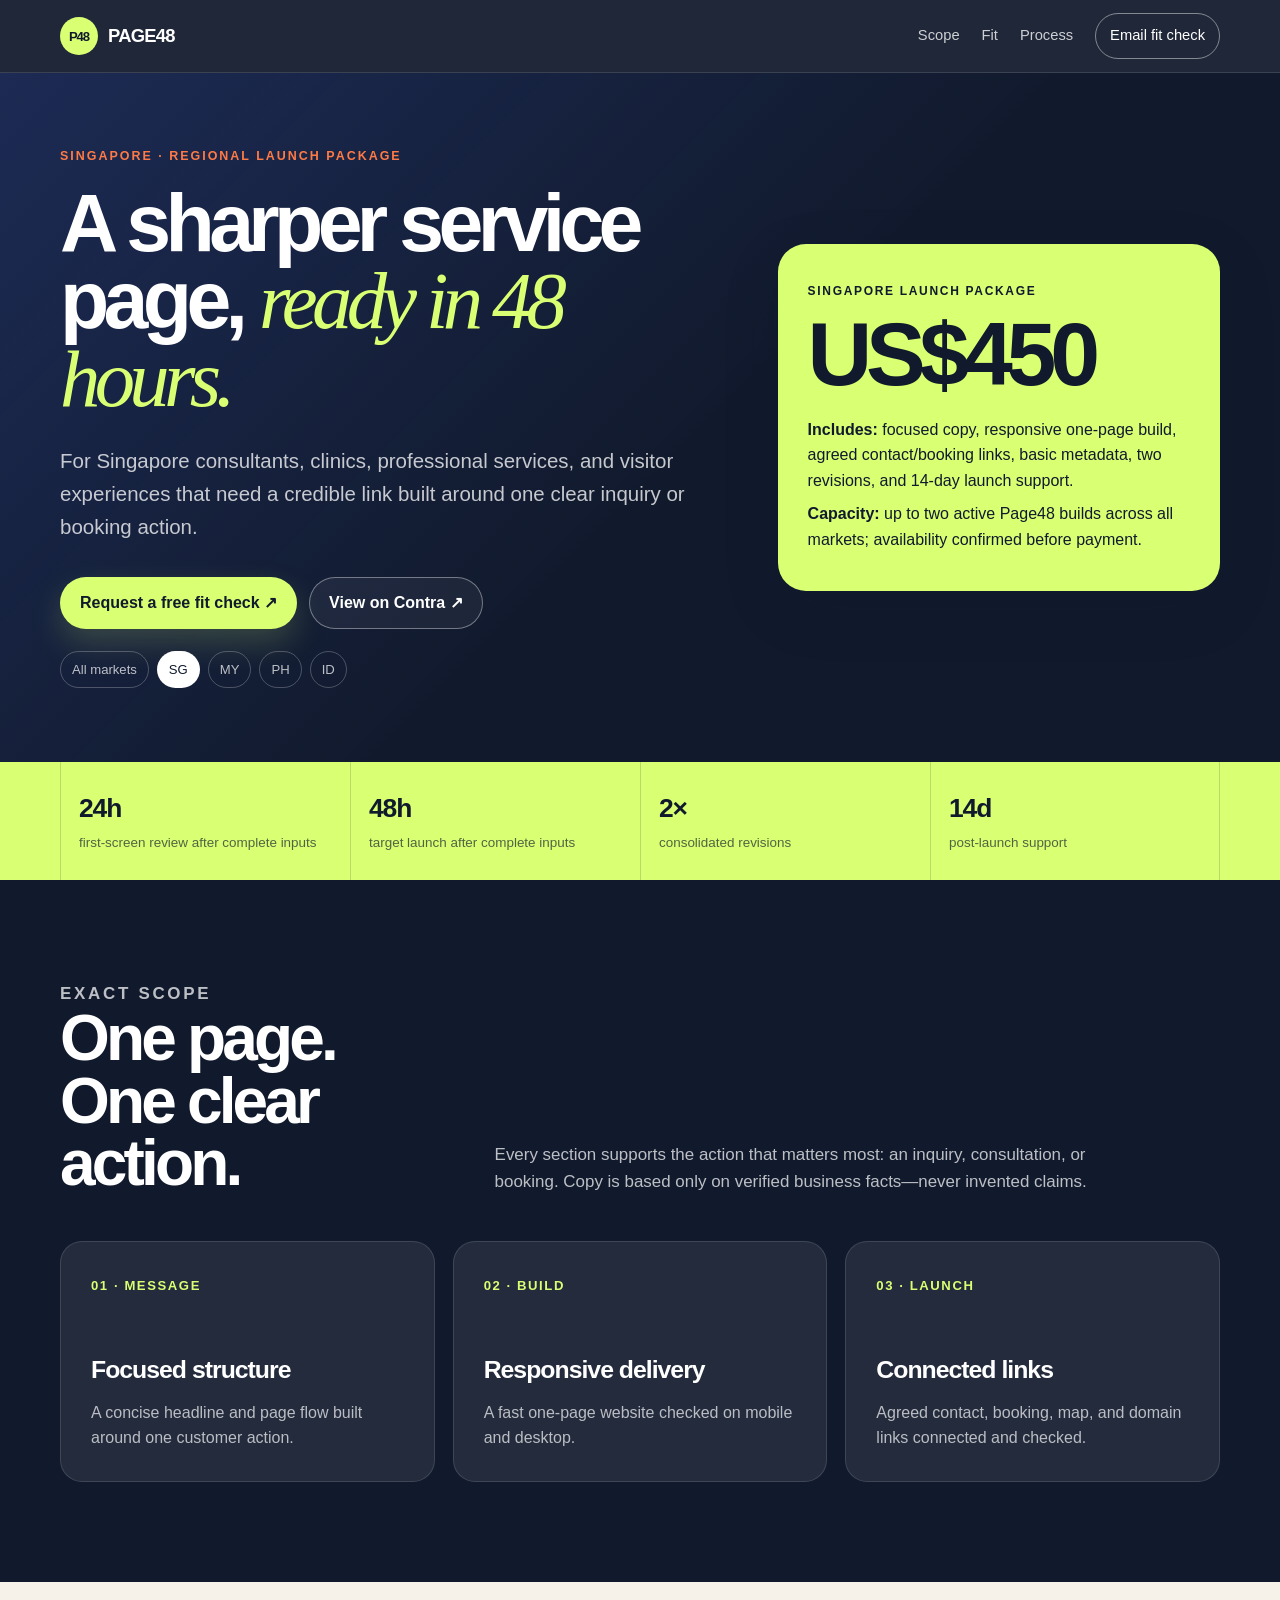
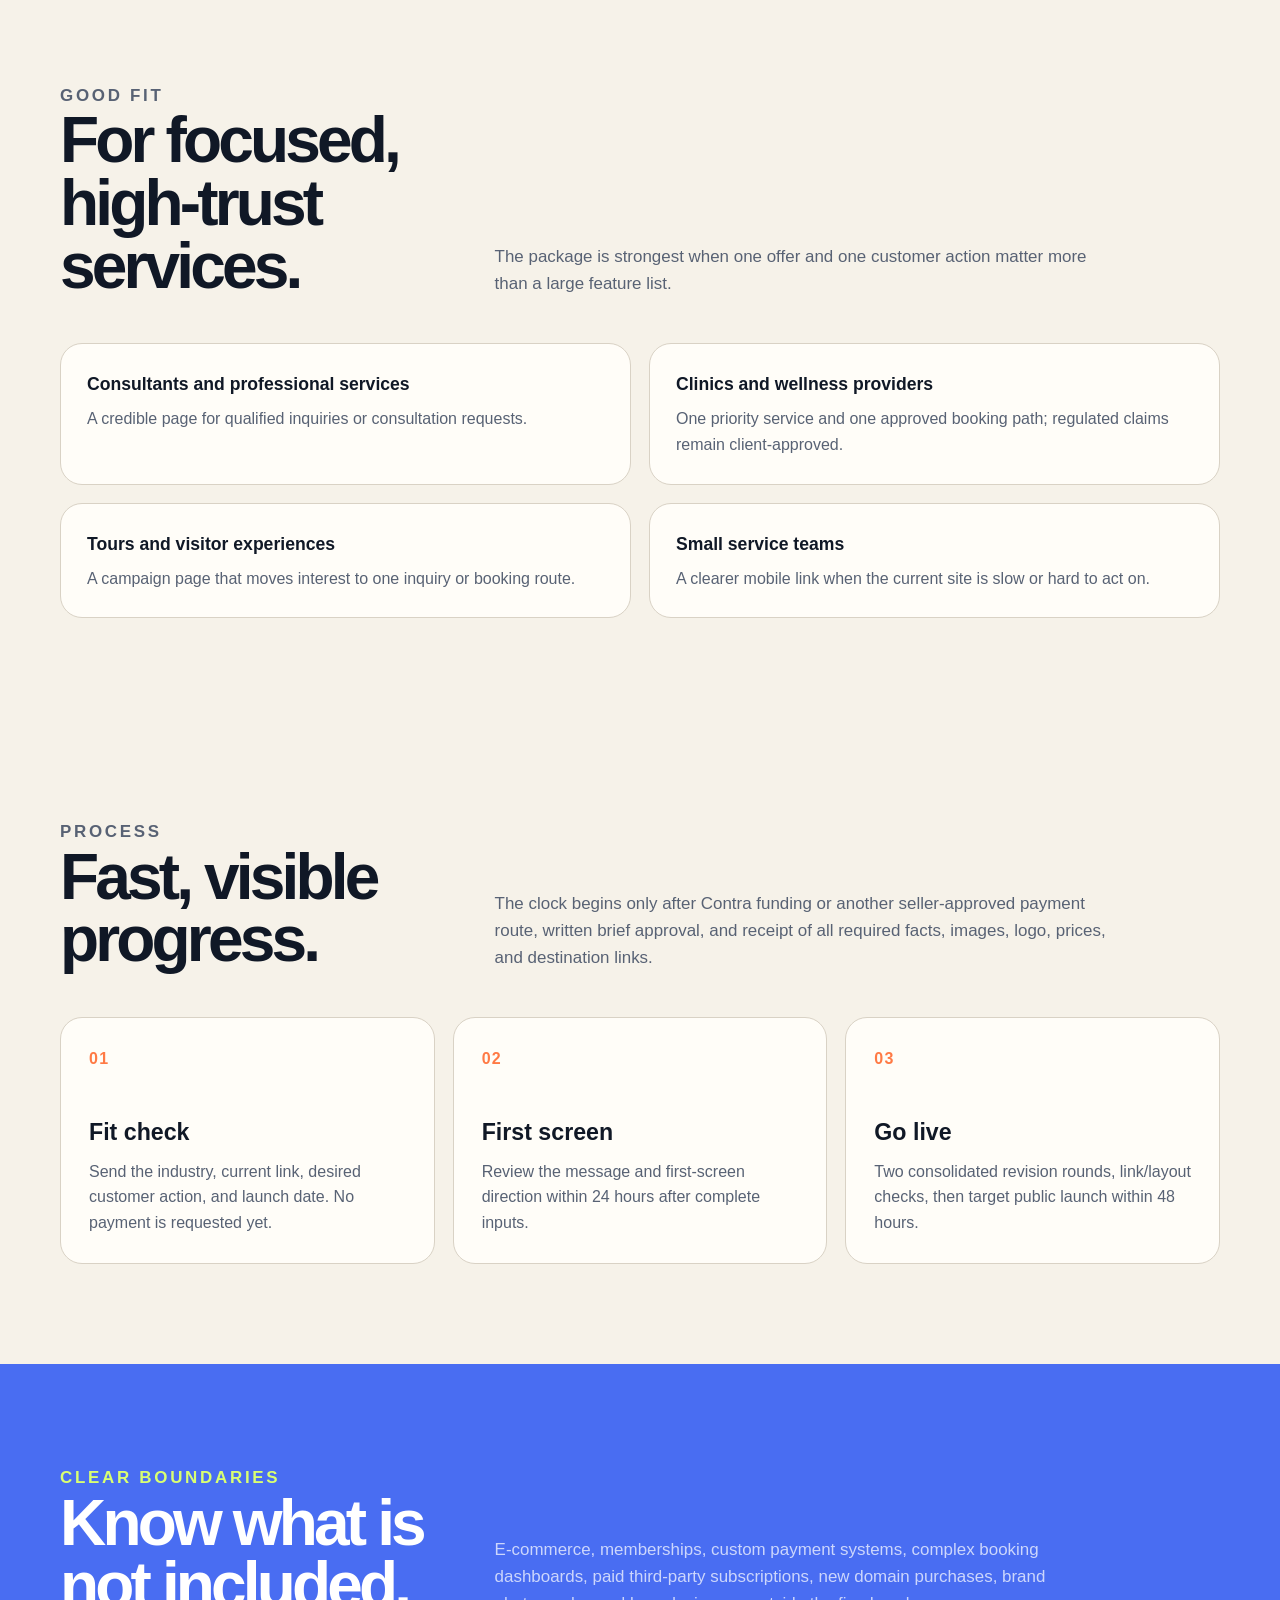
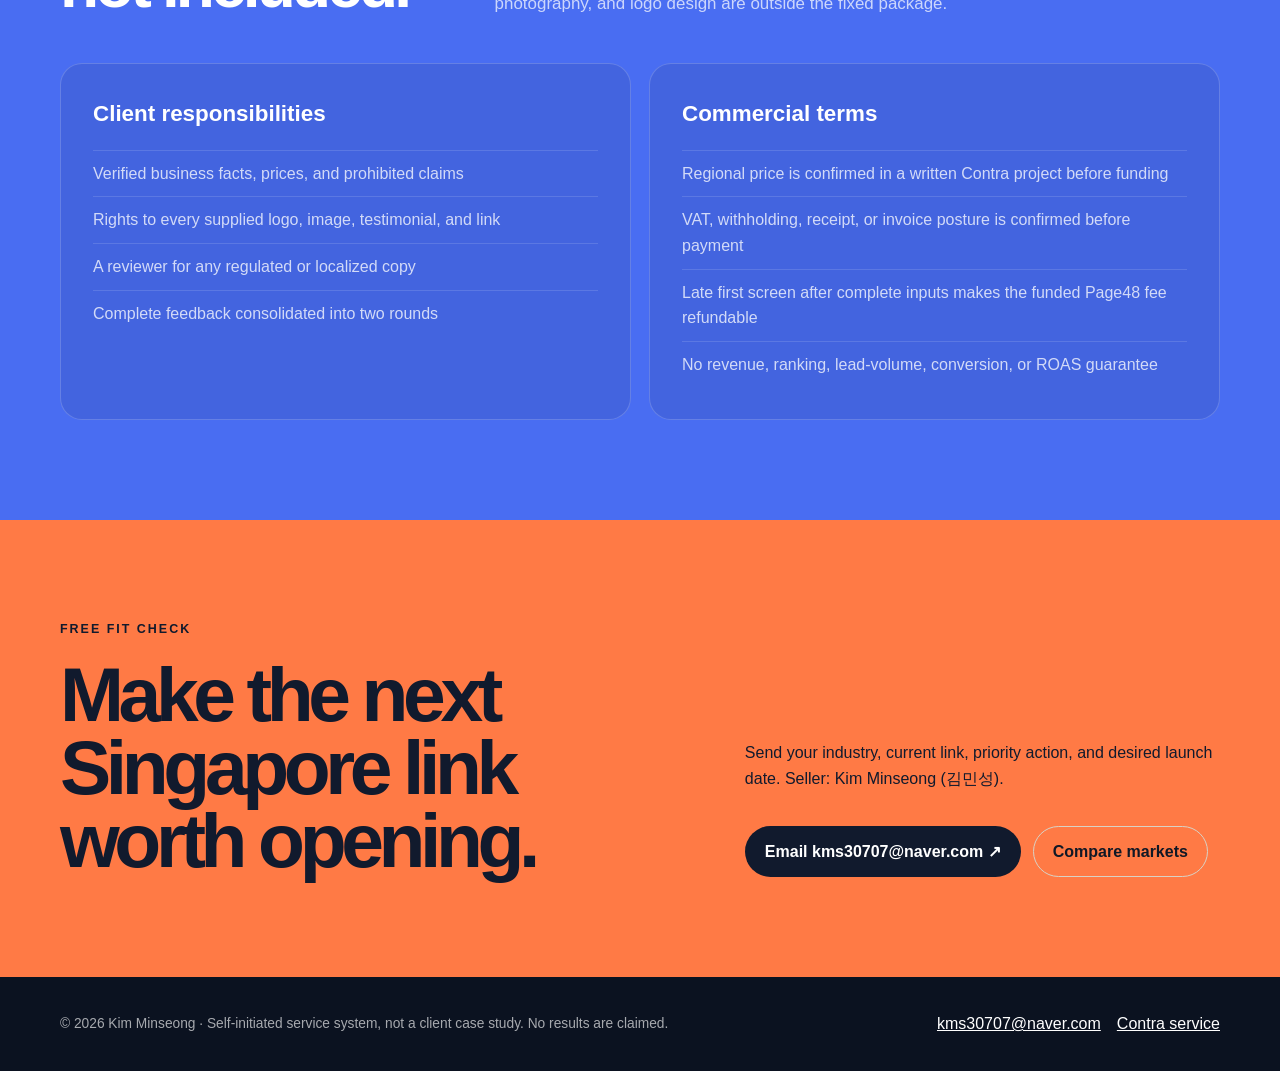
<file: page48/sg/index.html>
<!doctype html>
<html lang="en">
<head>
  <meta charset="utf-8">
  <meta name="viewport" content="width=device-width, initial-scale=1">
  <title>48-hour one-page websites for Singapore service businesses | Page48</title>
  <meta name="description" content="A focused US$450 one-page website package for Singapore consultants, clinics, professional services, and visitor experiences.">
  <meta name="robots" content="index,follow">
  <link rel="canonical" href="https://kim30707.github.io/48h-creative-sprint/page48/sg/">
  <link rel="stylesheet" href="../styles.css">
</head>
<body>
  <a class="skip-link" href="#main">Skip to content</a>
  <header class="site-header"><div class="wrap nav"><a class="brand" href="../"><span class="brand-mark">P48</span> PAGE48</a><nav class="nav-links" aria-label="Primary navigation"><a href="#scope">Scope</a><a href="#fit">Fit</a><a href="#process">Process</a><a class="nav-cta" href="mailto:kms30707@naver.com?subject=Page48%20Singapore%20fit%20check&amp;body=Business%20name%3A%0AIndustry%3A%0ACurrent%20link%3A%0APriority%20visitor%20action%3A%0ADesired%20launch%20date%3A">Email fit check</a></nav></div></header>
  <main id="main">
    <section class="page-hero"><div class="wrap page-hero-grid"><div><p class="eyebrow">Singapore · regional launch package</p><h1>A sharper service page, <em>ready in 48 hours.</em></h1><p class="lede">For Singapore consultants, clinics, professional services, and visitor experiences that need a credible link built around one clear inquiry or booking action.</p><div class="cta-row"><a class="button button-primary" href="mailto:kms30707@naver.com?subject=Page48%20Singapore%20fit%20check&amp;body=Business%20name%3A%0AIndustry%3A%0ACurrent%20link%3A%0APriority%20visitor%20action%3A%0ADesired%20launch%20date%3A">Request a free fit check ↗</a><a class="button button-secondary" href="https://contra.com/s/XmlLNcEl-48-hour-one-page-website-for-service-businesses">View on Contra ↗</a></div><div class="country-nav" aria-label="Market pages"><a href="../">All markets</a><a aria-current="page" href="./">SG</a><a href="../my/">MY</a><a href="../ph/">PH</a><a href="../id/">ID</a></div></div><aside class="page-price-card"><p class="panel-kicker" style="color:#111a2d">Singapore launch package</p><strong class="price">US$450</strong><p><strong>Includes:</strong> focused copy, responsive one-page build, agreed contact/booking links, basic metadata, two revisions, and 14-day launch support.</p><p><strong>Capacity:</strong> up to two active Page48 builds across all markets; availability confirmed before payment.</p></aside></div></section>
    <section class="stat-strip"><div class="wrap stats"><div class="stat"><strong>24h</strong><span>first-screen review after complete inputs</span></div><div class="stat"><strong>48h</strong><span>target launch after complete inputs</span></div><div class="stat"><strong>2×</strong><span>consolidated revisions</span></div><div class="stat"><strong>14d</strong><span>post-launch support</span></div></div></section>
    <section class="section section-dark" id="scope"><div class="wrap"><div class="section-heading"><div><p class="eyebrow">Exact scope</p><h2>One page.<br>One clear action.</h2></div><p>Every section supports the action that matters most: an inquiry, consultation, or booking. Copy is based only on verified business facts—never invented claims.</p></div><div class="scope-grid"><article class="scope-card"><span class="scope-number">01 · MESSAGE</span><h3>Focused structure</h3><p>A concise headline and page flow built around one customer action.</p></article><article class="scope-card"><span class="scope-number">02 · BUILD</span><h3>Responsive delivery</h3><p>A fast one-page website checked on mobile and desktop.</p></article><article class="scope-card"><span class="scope-number">03 · LAUNCH</span><h3>Connected links</h3><p>Agreed contact, booking, map, and domain links connected and checked.</p></article></div></div></section>
    <section class="section" id="fit"><div class="wrap"><div class="section-heading"><div><p class="eyebrow">Good fit</p><h2>For focused, high-trust services.</h2></div><p>The package is strongest when one offer and one customer action matter more than a large feature list.</p></div><div class="fit-grid"><div class="fit-item"><strong>Consultants and professional services</strong><p>A credible page for qualified inquiries or consultation requests.</p></div><div class="fit-item"><strong>Clinics and wellness providers</strong><p>One priority service and one approved booking path; regulated claims remain client-approved.</p></div><div class="fit-item"><strong>Tours and visitor experiences</strong><p>A campaign page that moves interest to one inquiry or booking route.</p></div><div class="fit-item"><strong>Small service teams</strong><p>A clearer mobile link when the current site is slow or hard to act on.</p></div></div></div></section>
    <section class="section" id="process"><div class="wrap"><div class="section-heading"><div><p class="eyebrow">Process</p><h2>Fast, visible progress.</h2></div><p>The clock begins only after Contra funding or another seller-approved payment route, written brief approval, and receipt of all required facts, images, logo, prices, and destination links.</p></div><div class="process-grid"><article class="process-card"><h3>Fit check</h3><p>Send the industry, current link, desired customer action, and launch date. No payment is requested yet.</p></article><article class="process-card"><h3>First screen</h3><p>Review the message and first-screen direction within 24 hours after complete inputs.</p></article><article class="process-card"><h3>Go live</h3><p>Two consolidated revision rounds, link/layout checks, then target public launch within 48 hours.</p></article></div></div></section>
    <section class="section section-blue"><div class="wrap"><div class="section-heading"><div><p class="eyebrow" style="color:#d9ff72">Clear boundaries</p><h2>Know what is not included.</h2></div><p>E-commerce, memberships, custom payment systems, complex booking dashboards, paid third-party subscriptions, new domain purchases, brand photography, and logo design are outside the fixed package.</p></div><div class="boundary-grid"><article class="boundary-card"><h3>Client responsibilities</h3><ul class="plain-list"><li>Verified business facts, prices, and prohibited claims</li><li>Rights to every supplied logo, image, testimonial, and link</li><li>A reviewer for any regulated or localized copy</li><li>Complete feedback consolidated into two rounds</li></ul></article><article class="boundary-card"><h3>Commercial terms</h3><ul class="plain-list"><li>Regional price is confirmed in a written Contra project before funding</li><li>VAT, withholding, receipt, or invoice posture is confirmed before payment</li><li>Late first screen after complete inputs makes the funded Page48 fee refundable</li><li>No revenue, ranking, lead-volume, conversion, or ROAS guarantee</li></ul></article></div></div></section>
    <section class="section final-cta"><div class="wrap final-grid"><div><p class="eyebrow" style="color:#111a2d">Free fit check</p><h2>Make the next Singapore link worth opening.</h2></div><div class="final-copy"><p>Send your industry, current link, priority action, and desired launch date. Seller: Kim Minseong (김민성).</p><div class="cta-row"><a class="button button-dark" href="mailto:kms30707@naver.com?subject=Page48%20Singapore%20fit%20check&amp;body=Business%20name%3A%0AIndustry%3A%0ACurrent%20link%3A%0APriority%20visitor%20action%3A%0ADesired%20launch%20date%3A">Email kms30707@naver.com ↗</a><a class="button button-outline" href="../">Compare markets</a></div></div></div></section>
  </main>
  <footer class="site-footer"><div class="wrap footer-grid"><p>© 2026 Kim Minseong · Self-initiated service system, not a client case study. No results are claimed.</p><div class="footer-links"><a href="mailto:kms30707@naver.com">kms30707@naver.com</a><a href="https://contra.com/s/XmlLNcEl-48-hour-one-page-website-for-service-businesses">Contra service</a></div></div></footer>
</body>
</html>
</file>
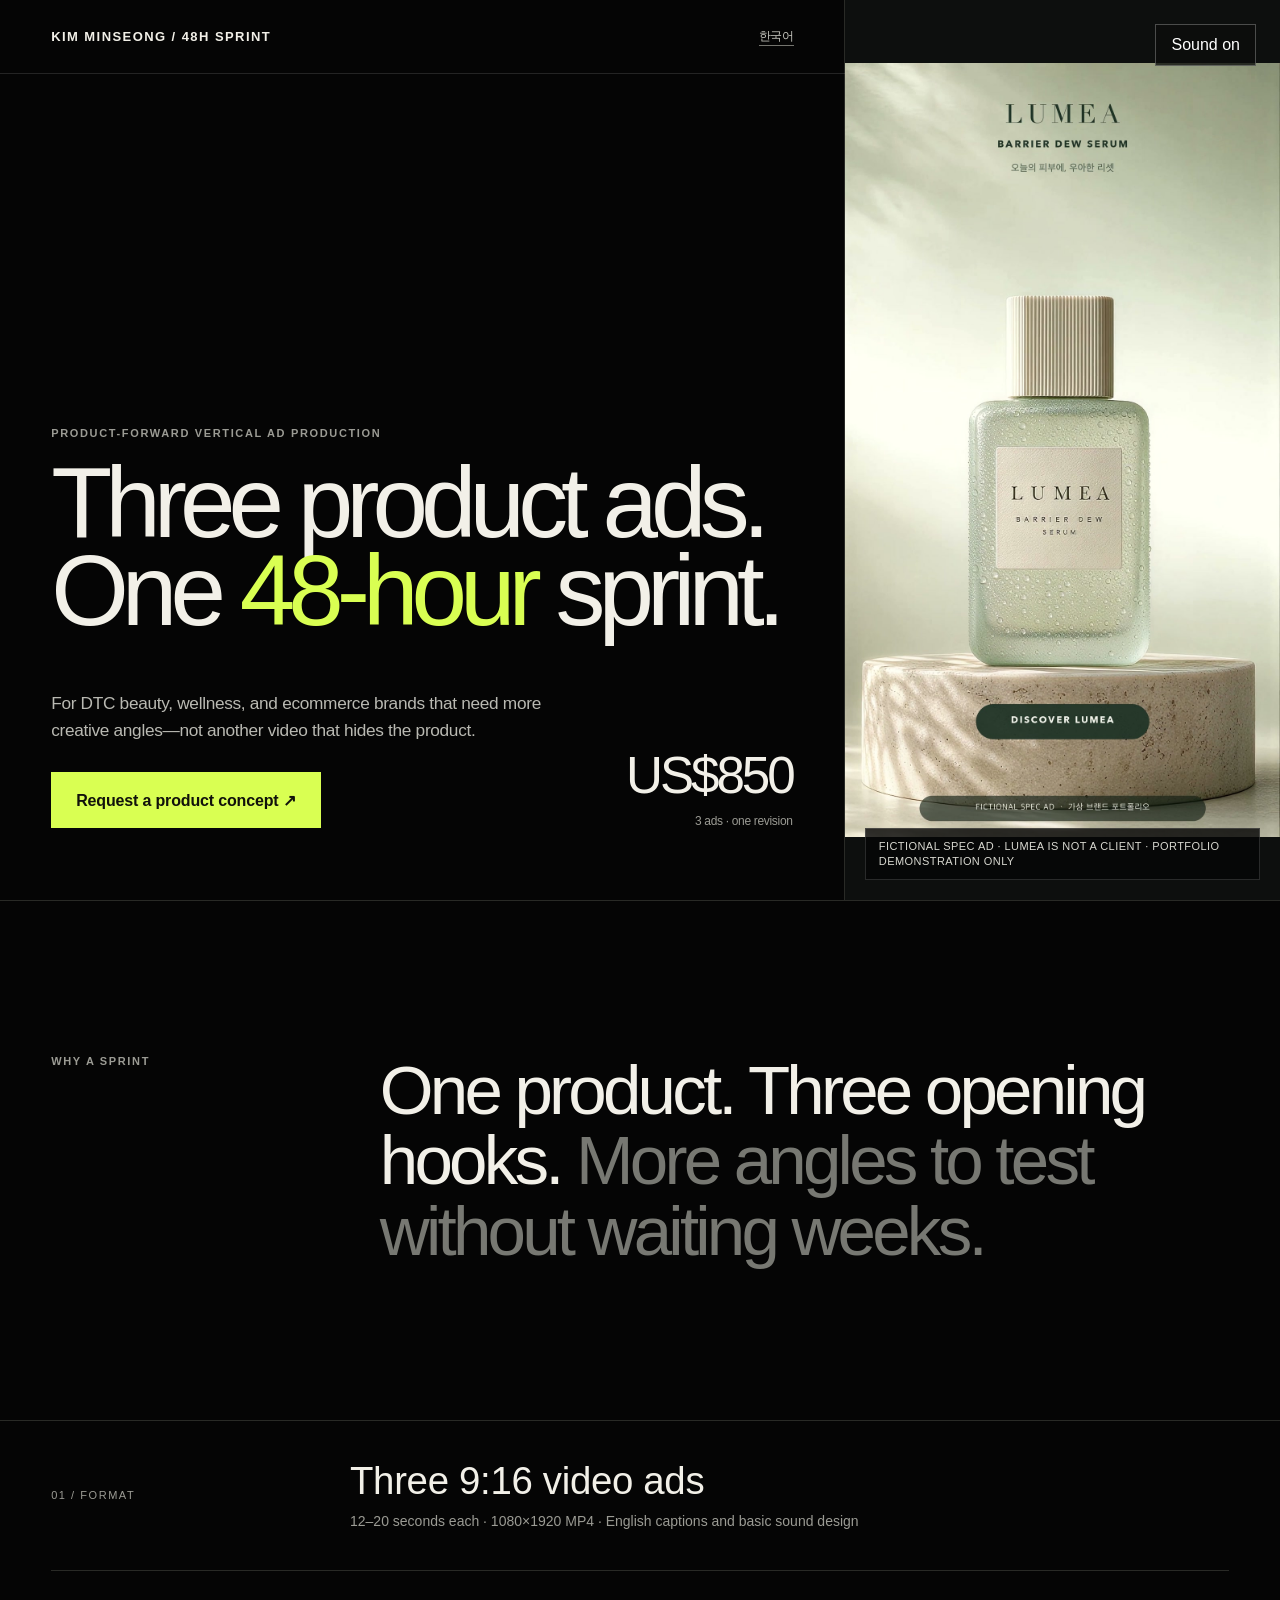
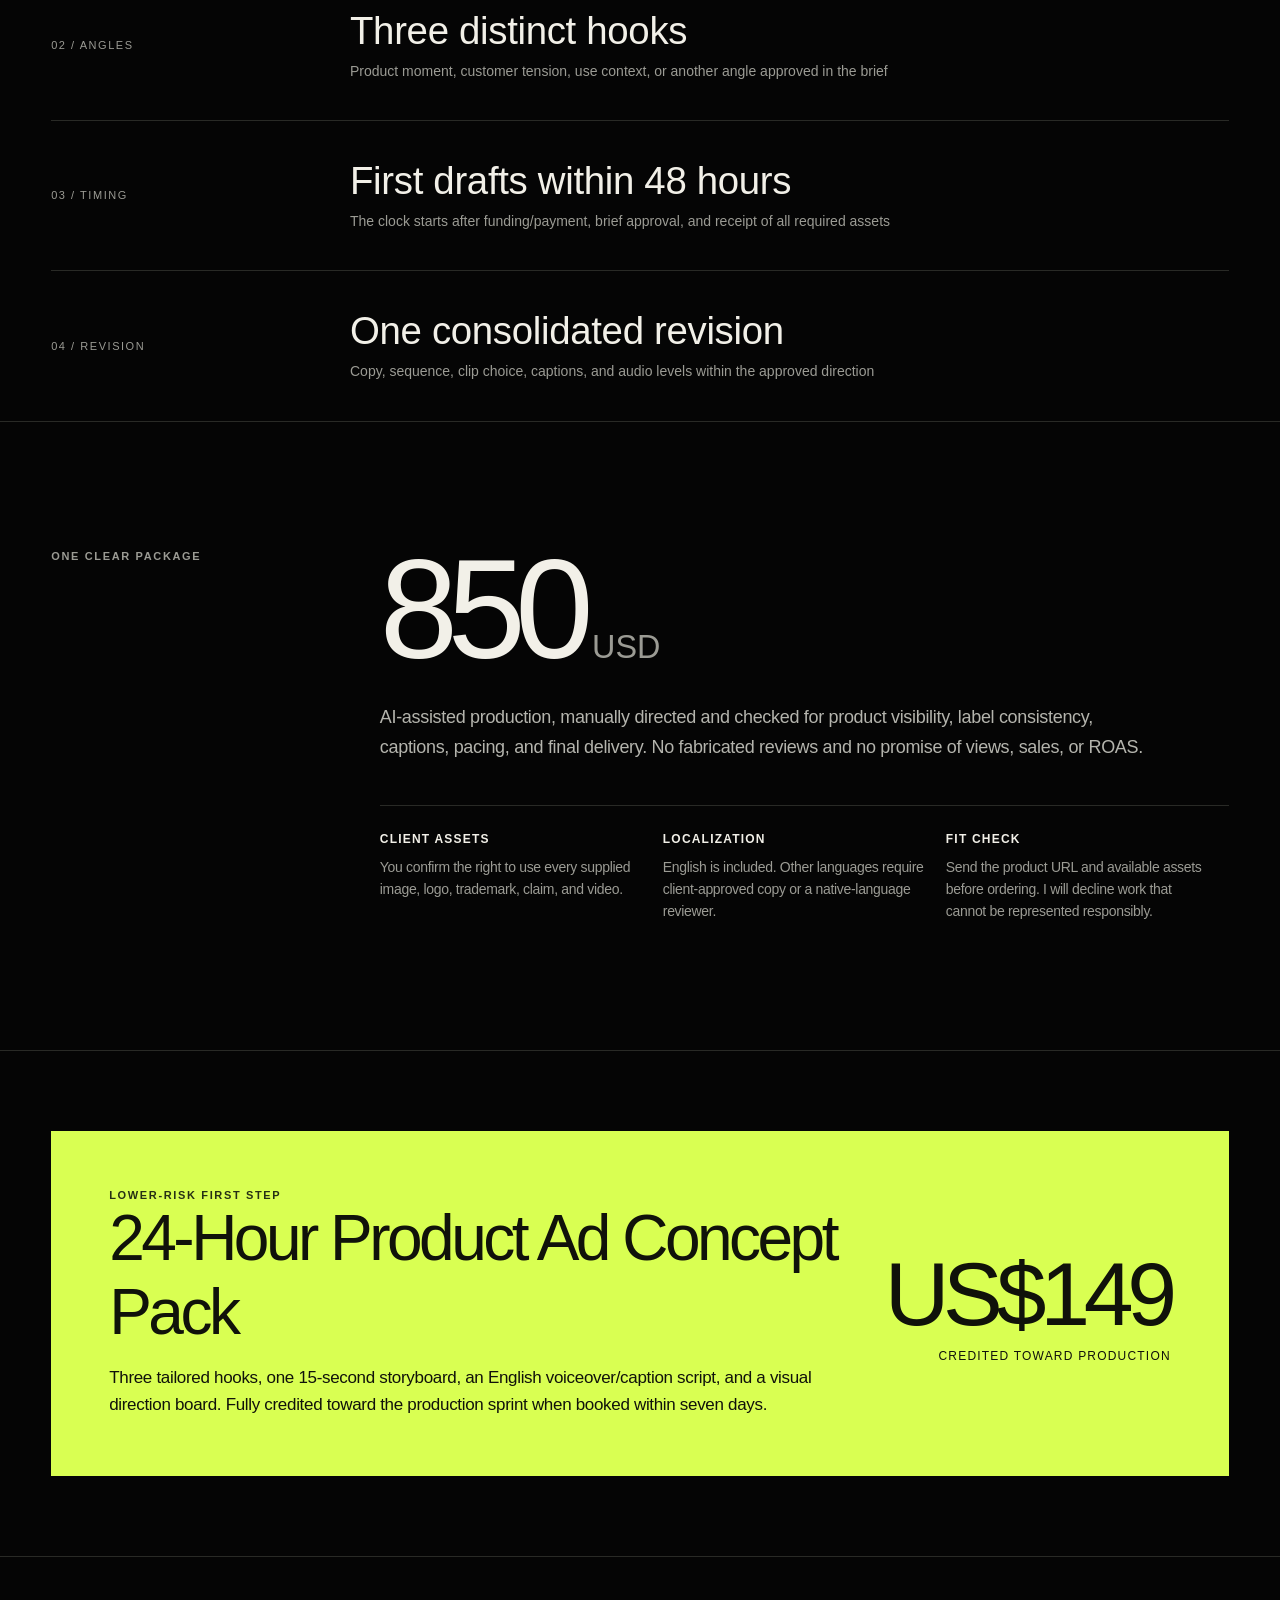
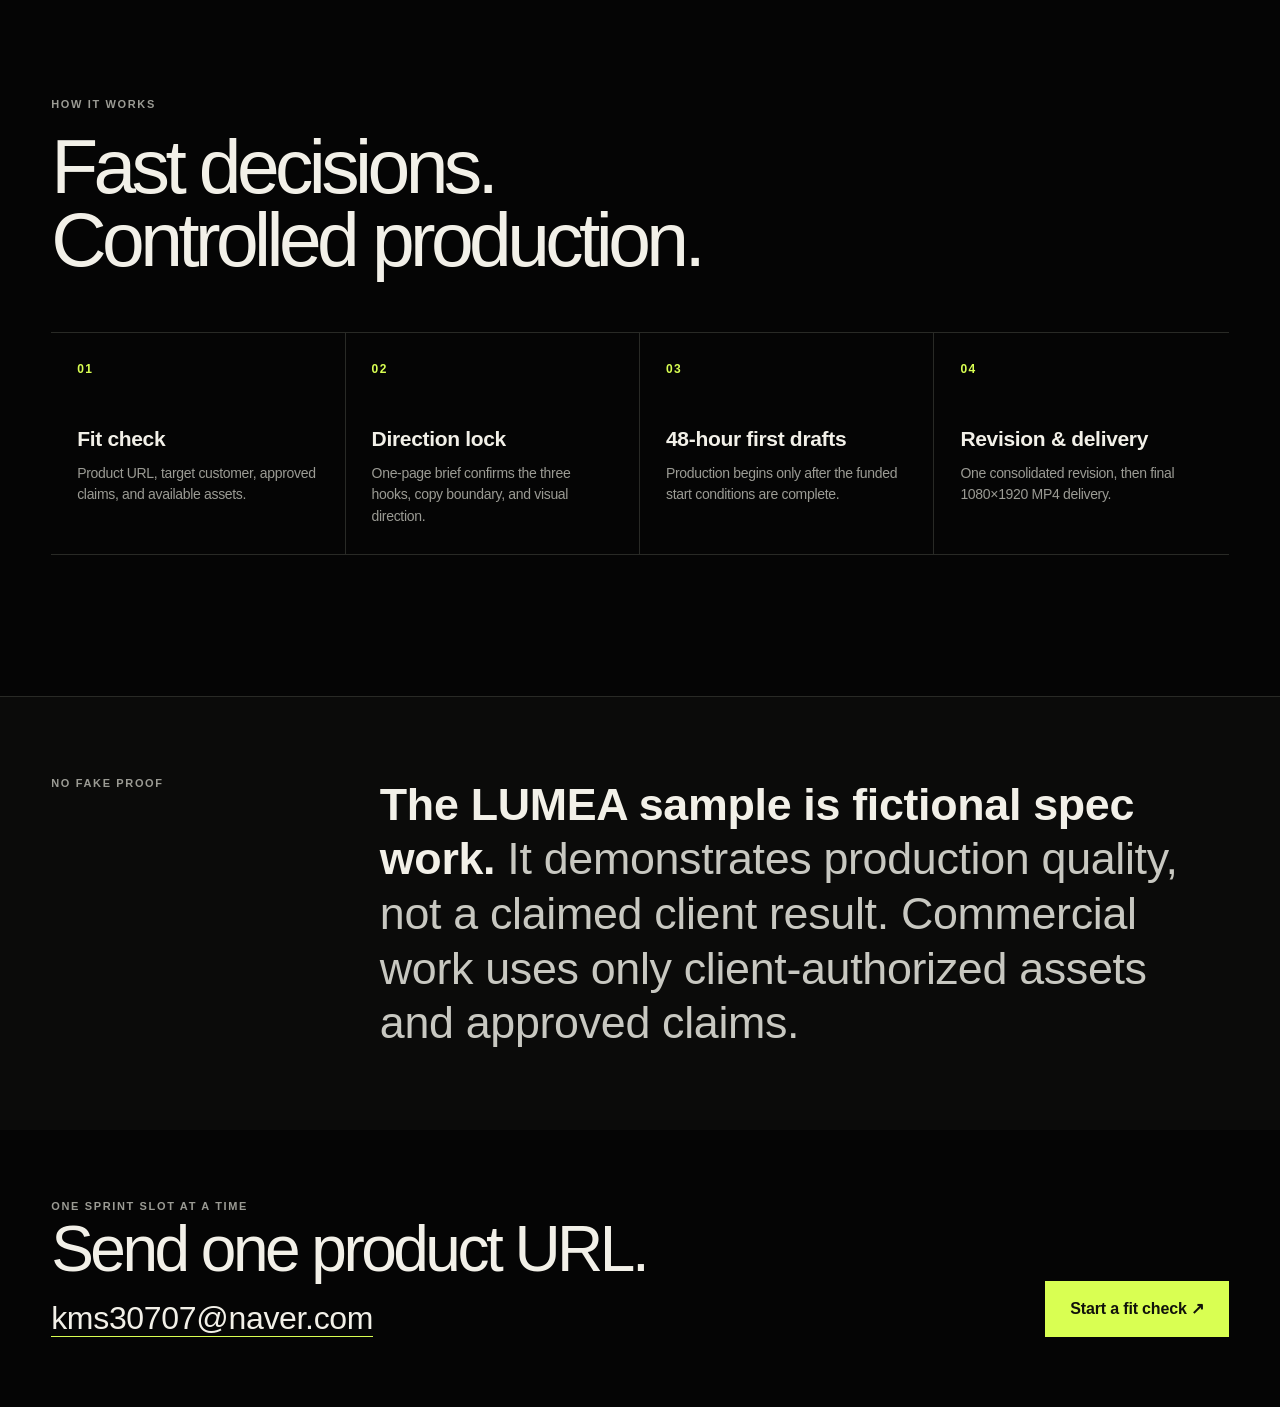
<file: global.html>
<!doctype html>
<html lang="en">
<head>
  <meta charset="utf-8">
  <meta name="viewport" content="width=device-width, initial-scale=1">
  <meta name="description" content="Three product-focused vertical ads with three distinct hooks. First drafts within 48 hours after funding, brief approval, and asset receipt.">
  <meta name="author" content="Kim Minseong">
  <meta name="robots" content="index,follow">
  <meta property="og:title" content="48-Hour Product Ad Sprint — 3 Vertical Ads">
  <meta property="og:description" content="Product-forward short-form ad production for DTC beauty, wellness, and ecommerce brands.">
  <meta property="og:type" content="website">
  <meta property="og:url" content="https://kim30707.github.io/48h-creative-sprint/global.html">
  <meta property="og:image" content="https://kim30707.github.io/48h-creative-sprint/assets/lumea-poster.jpg?v=4">
  <meta name="twitter:card" content="summary_large_image">
  <title>48-Hour Product Ad Sprint — Kim Minseong</title>
  <style>
    :root{--bg:#050505;--surface:#10110f;--ink:#f2f0e8;--muted:#9b9b94;--line:#292a26;--accent:#d9ff52;--max:1460px;--gutter:clamp(20px,4vw,64px)}
    *{box-sizing:border-box}html{background:var(--bg);scroll-behavior:smooth}body{margin:0;background:var(--bg);color:var(--ink);font-family:Inter,-apple-system,BlinkMacSystemFont,"Segoe UI",sans-serif;letter-spacing:-.02em;overflow-x:hidden}a{color:inherit;text-decoration:none}button{font:inherit}.wrap{width:min(100%,var(--max));margin:auto;padding-inline:var(--gutter)}
    .nav{position:absolute;z-index:10;inset:0 34% auto 0;height:74px;display:flex;align-items:center;justify-content:space-between;padding-inline:var(--gutter);border-bottom:1px solid #ffffff20}.wordmark{font-size:13px;font-weight:700;letter-spacing:.11em}.lang{font-size:12px;color:#c8c8c0;border-bottom:1px solid #74746e}
    .hero{min-height:100svh;display:grid;grid-template-columns:minmax(0,1.32fr) minmax(330px,.68fr);border-bottom:1px solid var(--line)}.copy{min-height:100svh;display:flex;flex-direction:column;justify-content:flex-end;padding:150px var(--gutter) clamp(48px,8vh,92px);border-right:1px solid var(--line)}.eyebrow{font-size:11px;font-weight:700;letter-spacing:.15em;text-transform:uppercase;color:var(--muted)}h1{max-width:900px;margin:20px 0 28px;font-size:clamp(58px,7.8vw,126px);font-weight:450;line-height:.88;letter-spacing:-.07em}h1 em{font-style:normal;color:var(--accent)}.hero-bottom{display:grid;grid-template-columns:minmax(0,570px) auto;align-items:end;gap:34px;margin-top:28px}.hero-bottom p{margin:0;color:#b9b9b2;font-size:clamp(16px,1.35vw,21px);line-height:1.55}.price{text-align:right;white-space:nowrap}.price strong{display:block;font-size:clamp(36px,4vw,64px);font-weight:450;letter-spacing:-.06em}.price span{display:block;margin-top:9px;color:var(--muted);font-size:12px}.cta{display:inline-flex;justify-content:center;align-items:center;min-height:56px;margin-top:28px;padding:0 25px;background:var(--accent);color:#11120b;font-weight:750;letter-spacing:-.01em}.cta:hover{background:#efff9c}
    .reel{position:relative;min-height:100svh;background:#0d0f0e;overflow:hidden}.reel video{position:absolute;inset:0;width:100%;height:100%;object-fit:contain;background:#0d0f0e}.sound{position:absolute;z-index:3;top:24px;right:24px;border:1px solid #ffffff42;background:#0c0d0cc7;color:#fff;padding:11px 15px;cursor:pointer}.label{position:absolute;z-index:2;left:20px;right:20px;bottom:20px;padding:10px 13px;background:#050505cf;border:1px solid #ffffff24;color:#d8d8d0;font-size:11px;line-height:1.35;text-transform:uppercase;letter-spacing:.04em}
    .manifesto{padding:clamp(86px,12vw,176px) 0;border-bottom:1px solid var(--line)}.manifesto-grid{display:grid;grid-template-columns:.34fr 1fr;gap:40px}.manifesto h2{margin:0;max-width:1000px;font-size:clamp(38px,5.4vw,82px);font-weight:440;line-height:1.02;letter-spacing:-.055em}.manifesto h2 span{color:#777872}
    .scope{border-bottom:1px solid var(--line)}.row{display:grid;grid-template-columns:.34fr 1fr;min-height:150px;border-bottom:1px solid var(--line);align-items:center}.row:last-child{border:0}.key{font-size:11px;letter-spacing:.14em;color:var(--muted)}.value{font-size:clamp(26px,3vw,46px);font-weight:470}.value small{display:block;margin-top:8px;color:var(--muted);font-size:14px;font-weight:400;line-height:1.5;letter-spacing:0}
    .offer{padding:clamp(82px,10vw,150px) 0;border-bottom:1px solid var(--line)}.offer-grid{display:grid;grid-template-columns:.34fr 1fr;gap:40px}.offer-main strong{font-size:clamp(72px,11vw,170px);font-weight:430;letter-spacing:-.075em;line-height:.85}.offer-main strong span{font-size:.23em;color:var(--muted);letter-spacing:0}.offer-main>p{max-width:780px;margin:34px 0 42px;color:#b4b4ad;font-size:18px;line-height:1.65}.terms{display:grid;grid-template-columns:repeat(3,1fr);border-top:1px solid var(--line)}.term{padding:24px 22px 0 0;color:var(--muted);line-height:1.55;font-size:14px}.term b{display:block;margin-bottom:9px;color:var(--ink);font-size:12px;letter-spacing:.1em;text-transform:uppercase}
    .entry{padding:80px 0;border-bottom:1px solid var(--line)}.entry-card{display:grid;grid-template-columns:1fr auto;gap:32px;align-items:center;padding:clamp(26px,5vw,58px);background:var(--accent);color:#10120a}.entry h2{margin:0;font-size:clamp(34px,5vw,72px);font-weight:480;letter-spacing:-.055em}.entry p{max-width:760px;margin:16px 0 0;font-size:17px;line-height:1.55}.entry-price{text-align:right}.entry-price strong{display:block;font-size:clamp(48px,7vw,100px);font-weight:500;letter-spacing:-.07em}.entry-price span{font-size:12px;text-transform:uppercase;letter-spacing:.1em}
    .process{padding:clamp(90px,11vw,160px) 0}.process h2{margin:20px 0 56px;font-size:clamp(44px,6vw,90px);font-weight:430;line-height:.95;letter-spacing:-.06em}.steps{display:grid;grid-template-columns:repeat(4,1fr);border-top:1px solid var(--line);border-bottom:1px solid var(--line)}.step{min-height:220px;padding:26px;border-right:1px solid var(--line)}.step:last-child{border:0}.step b{color:var(--accent);font-size:12px;letter-spacing:.12em}.step h3{margin:50px 0 12px;font-size:21px}.step p{margin:0;color:var(--muted);font-size:14px;line-height:1.55}
    .truth{padding:80px 0;border-top:1px solid var(--line);background:#0b0b0a}.truth-grid{display:grid;grid-template-columns:.34fr 1fr;gap:40px}.truth p{max-width:900px;margin:0;font-size:clamp(24px,3.5vw,48px);line-height:1.22;color:#c8c8c1}.truth p strong{color:var(--ink)}footer{padding:70px 0}.footer-grid{display:flex;justify-content:space-between;align-items:end;gap:30px}.footer-grid h2{margin:0 0 14px;font-size:clamp(36px,5vw,72px);font-weight:440;letter-spacing:-.055em}.email{font-size:clamp(18px,2.5vw,32px);border-bottom:1px solid var(--accent)}
    @media(max-width:900px){.nav{position:relative;inset:auto;height:64px}.hero{grid-template-columns:1fr}.copy{min-height:auto;padding-top:84px;border-right:0}.hero h1{font-size:clamp(52px,15vw,86px)}.hero-bottom{grid-template-columns:1fr}.price{text-align:left}.reel{min-height:88svh}.manifesto-grid,.offer-grid,.truth-grid{grid-template-columns:1fr}.row{grid-template-columns:1fr;gap:14px;padding:28px 0}.terms,.steps{grid-template-columns:1fr}.term{padding:22px 0;border-bottom:1px solid var(--line)}.step{border-right:0;border-bottom:1px solid var(--line)}.entry-card{grid-template-columns:1fr}.entry-price{text-align:left}.footer-grid{align-items:start;flex-direction:column}.sound{top:18px}}
  </style>
</head>
<body>
  <header class="nav"><a class="wordmark" href="#top">KIM MINSEONG / 48H SPRINT</a><a class="lang" href="index.html">한국어</a></header>
  <main id="top">
    <section class="hero">
      <div class="copy">
        <div class="eyebrow">Product-forward vertical ad production</div>
        <h1>Three product ads.<br>One <em>48-hour</em> sprint.</h1>
        <div class="hero-bottom">
          <div><p>For DTC beauty, wellness, and ecommerce brands that need more creative angles—not another video that hides the product.</p><a class="cta" href="mailto:kms30707@naver.com?subject=48-Hour%20Product%20Ad%20Sprint&body=Product%20URL%3A%0ATarget%20market%3A%0ABiggest%20creative%20challenge%3A%0ADesired%20launch%20date%3A%0A">Request a product concept ↗</a></div>
          <div class="price"><strong>US$850</strong><span>3 ads · one revision</span></div>
        </div>
      </div>
      <div class="reel">
        <video id="demoVideo" autoplay muted loop playsinline poster="assets/lumea-poster.jpg?v=4" aria-label="LUMEA fictional product-ad sample"><source src="assets/lumea-spec.mp4?v=4" type="video/mp4"></video>
        <button class="sound" id="soundButton" type="button" aria-pressed="false">Sound on</button>
        <div class="label">Fictional spec ad · LUMEA is not a client · portfolio demonstration only</div>
      </div>
    </section>

    <section class="manifesto"><div class="wrap manifesto-grid"><div class="eyebrow">Why a sprint</div><h2>One product. Three opening hooks. <span>More angles to test without waiting weeks.</span></h2></div></section>

    <section class="scope"><div class="wrap">
      <div class="row"><div class="key">01 / FORMAT</div><div class="value">Three 9:16 video ads<small>12–20 seconds each · 1080×1920 MP4 · English captions and basic sound design</small></div></div>
      <div class="row"><div class="key">02 / ANGLES</div><div class="value">Three distinct hooks<small>Product moment, customer tension, use context, or another angle approved in the brief</small></div></div>
      <div class="row"><div class="key">03 / TIMING</div><div class="value">First drafts within 48 hours<small>The clock starts after funding/payment, brief approval, and receipt of all required assets</small></div></div>
      <div class="row"><div class="key">04 / REVISION</div><div class="value">One consolidated revision<small>Copy, sequence, clip choice, captions, and audio levels within the approved direction</small></div></div>
    </div></section>

    <section class="offer"><div class="wrap offer-grid"><div class="eyebrow">One clear package</div><div class="offer-main"><strong>850<span> USD</span></strong><p>AI-assisted production, manually directed and checked for product visibility, label consistency, captions, pacing, and final delivery. No fabricated reviews and no promise of views, sales, or ROAS.</p><div class="terms"><div class="term"><b>Client assets</b>You confirm the right to use every supplied image, logo, trademark, claim, and video.</div><div class="term"><b>Localization</b>English is included. Other languages require client-approved copy or a native-language reviewer.</div><div class="term"><b>Fit check</b>Send the product URL and available assets before ordering. I will decline work that cannot be represented responsibly.</div></div></div></div></section>

    <section class="entry"><div class="wrap"><div class="entry-card"><div><div class="eyebrow" style="color:#263014">Lower-risk first step</div><h2>24-Hour Product Ad Concept Pack</h2><p>Three tailored hooks, one 15-second storyboard, an English voiceover/caption script, and a visual direction board. Fully credited toward the production sprint when booked within seven days.</p></div><div class="entry-price"><strong>US$149</strong><span>credited toward production</span></div></div></div></section>

    <section class="process"><div class="wrap"><div class="eyebrow">How it works</div><h2>Fast decisions.<br>Controlled production.</h2><div class="steps"><div class="step"><b>01</b><h3>Fit check</h3><p>Product URL, target customer, approved claims, and available assets.</p></div><div class="step"><b>02</b><h3>Direction lock</h3><p>One-page brief confirms the three hooks, copy boundary, and visual direction.</p></div><div class="step"><b>03</b><h3>48-hour first drafts</h3><p>Production begins only after the funded start conditions are complete.</p></div><div class="step"><b>04</b><h3>Revision & delivery</h3><p>One consolidated revision, then final 1080×1920 MP4 delivery.</p></div></div></div></section>

    <section class="truth"><div class="wrap truth-grid"><div class="eyebrow">No fake proof</div><p><strong>The LUMEA sample is fictional spec work.</strong> It demonstrates production quality, not a claimed client result. Commercial work uses only client-authorized assets and approved claims.</p></div></section>
  </main>
  <footer><div class="wrap footer-grid"><div><div class="eyebrow">One sprint slot at a time</div><h2>Send one product URL.</h2><a class="email" href="mailto:kms30707@naver.com">kms30707@naver.com</a></div><a class="cta" href="mailto:kms30707@naver.com?subject=48-Hour%20Product%20Ad%20Sprint">Start a fit check ↗</a></div></footer>
  <script>
    const video=document.getElementById('demoVideo');const button=document.getElementById('soundButton');
    button.addEventListener('click',async()=>{video.muted=!video.muted;if(!video.muted){try{await video.play()}catch(e){}}button.textContent=video.muted?'Sound on':'Sound off';button.setAttribute('aria-pressed',String(!video.muted))});
  </script>
</body>
</html>
</file>
<file: page48/styles.css>
:root {
  color-scheme: light;
  --ink: #101826;
  --muted: #586274;
  --paper: #f6f2e9;
  --surface: #fffdf8;
  --line: #d9d2c5;
  --navy: #111a2d;
  --navy-2: #1d2a46;
  --lime: #d9ff72;
  --orange: #ff7a45;
  --blue: #496df2;
  --shadow: 0 18px 60px rgba(16, 24, 38, 0.12);
  --radius: 22px;
  --max: 1160px;
}

* {
  box-sizing: border-box;
}

html {
  scroll-behavior: smooth;
}

body {
  margin: 0;
  background: var(--paper);
  color: var(--ink);
  font-family: Inter, ui-sans-serif, -apple-system, BlinkMacSystemFont, "Segoe UI", sans-serif;
  line-height: 1.6;
  text-rendering: optimizeLegibility;
}

a {
  color: inherit;
}

.skip-link {
  position: fixed;
  z-index: 100;
  top: 10px;
  left: 10px;
  padding: 10px 14px;
  border-radius: 10px;
  background: #fff;
  color: #111;
  transform: translateY(-160%);
}

.skip-link:focus {
  transform: translateY(0);
}

.wrap {
  width: min(calc(100% - 40px), var(--max));
  margin-inline: auto;
}

.site-header {
  position: sticky;
  z-index: 20;
  top: 0;
  border-bottom: 1px solid rgba(255, 255, 255, 0.12);
  background: rgba(17, 26, 45, 0.94);
  color: #fff;
  backdrop-filter: blur(14px);
}

.nav {
  min-height: 72px;
  display: flex;
  align-items: center;
  justify-content: space-between;
  gap: 24px;
}

.brand {
  display: inline-flex;
  align-items: center;
  gap: 10px;
  font-weight: 900;
  letter-spacing: -0.04em;
  text-decoration: none;
  font-size: 1.15rem;
}

.brand-mark {
  display: grid;
  width: 38px;
  height: 38px;
  place-items: center;
  border-radius: 50%;
  background: var(--lime);
  color: var(--navy);
  font-size: 0.82rem;
  letter-spacing: -0.08em;
}

.nav-links {
  display: flex;
  align-items: center;
  gap: 22px;
  font-size: 0.92rem;
}

.nav-links a {
  color: rgba(255, 255, 255, 0.78);
  text-decoration: none;
}

.nav-links a:hover {
  color: #fff;
}

.nav-links .nav-cta {
  padding: 10px 14px;
  border: 1px solid rgba(255, 255, 255, 0.45);
  border-radius: 999px;
  color: #fff;
}

.hero {
  overflow: hidden;
  background:
    radial-gradient(circle at 82% 18%, rgba(73, 109, 242, 0.48), transparent 31%),
    radial-gradient(circle at 10% 90%, rgba(255, 122, 69, 0.25), transparent 34%),
    var(--navy);
  color: #fff;
}

.hero-grid {
  min-height: 690px;
  display: grid;
  grid-template-columns: minmax(0, 1.24fr) minmax(300px, 0.76fr);
  align-items: center;
  gap: 64px;
  padding-block: 86px;
}

.eyebrow {
  margin: 0 0 18px;
  color: var(--orange);
  font-size: 0.78rem;
  font-weight: 900;
  letter-spacing: 0.16em;
  text-transform: uppercase;
}

.hero h1,
.page-hero h1 {
  max-width: 820px;
  margin: 0;
  font-size: clamp(3rem, 7vw, 6.8rem);
  line-height: 0.96;
  letter-spacing: -0.07em;
}

.hero h1 em,
.page-hero h1 em {
  color: var(--lime);
  font-family: Georgia, "Times New Roman", serif;
  font-weight: 500;
}

.lede {
  max-width: 720px;
  margin: 28px 0 0;
  color: rgba(255, 255, 255, 0.76);
  font-size: clamp(1.03rem, 1.8vw, 1.28rem);
}

.cta-row {
  display: flex;
  flex-wrap: wrap;
  gap: 12px;
  margin-top: 34px;
}

.button {
  display: inline-flex;
  min-height: 50px;
  align-items: center;
  justify-content: center;
  gap: 10px;
  padding: 12px 19px;
  border: 1px solid transparent;
  border-radius: 999px;
  font-weight: 800;
  text-decoration: none;
  transition: transform 160ms ease, box-shadow 160ms ease, background 160ms ease;
}

.button:hover {
  transform: translateY(-2px);
}

.button-primary {
  background: var(--lime);
  color: var(--navy);
  box-shadow: 0 14px 32px rgba(217, 255, 114, 0.18);
}

.button-secondary {
  border-color: rgba(255, 255, 255, 0.38);
  color: #fff;
  background: rgba(255, 255, 255, 0.05);
}

.button-dark {
  background: var(--navy);
  color: #fff;
}

.button-outline {
  border-color: var(--line);
  background: transparent;
  color: var(--ink);
}

.hero-panel {
  position: relative;
  padding: 28px;
  border: 1px solid rgba(255, 255, 255, 0.16);
  border-radius: 30px;
  background: rgba(255, 255, 255, 0.08);
  box-shadow: 0 30px 100px rgba(0, 0, 0, 0.3);
  backdrop-filter: blur(16px);
}

.hero-panel::before {
  content: "";
  position: absolute;
  inset: -18px -18px auto auto;
  width: 74px;
  height: 74px;
  border-radius: 50%;
  background: var(--orange);
  opacity: 0.9;
}

.panel-kicker {
  margin: 0 0 8px;
  color: var(--lime);
  font-size: 0.75rem;
  font-weight: 900;
  letter-spacing: 0.14em;
  text-transform: uppercase;
}

.hero-price {
  display: flex;
  align-items: baseline;
  gap: 8px;
  margin: 2px 0 18px;
}

.hero-price strong {
  font-size: 3.4rem;
  line-height: 1;
  letter-spacing: -0.06em;
}

.hero-price span {
  color: rgba(255, 255, 255, 0.65);
}

.check-list,
.plain-list {
  padding: 0;
  margin: 0;
  list-style: none;
}

.check-list li {
  position: relative;
  padding: 10px 0 10px 28px;
  border-top: 1px solid rgba(255, 255, 255, 0.1);
  color: rgba(255, 255, 255, 0.8);
}

.check-list li::before {
  content: "✓";
  position: absolute;
  left: 2px;
  color: var(--lime);
  font-weight: 900;
}

.microcopy {
  margin: 18px 0 0;
  color: rgba(255, 255, 255, 0.58);
  font-size: 0.82rem;
}

.stat-strip {
  background: var(--lime);
  color: var(--navy);
}

.stats {
  display: grid;
  grid-template-columns: repeat(4, 1fr);
}

.stat {
  padding: 25px 18px;
  border-left: 1px solid rgba(17, 26, 45, 0.16);
}

.stat:last-child {
  border-right: 1px solid rgba(17, 26, 45, 0.16);
}

.stat strong {
  display: block;
  font-size: 1.65rem;
  letter-spacing: -0.04em;
}

.stat span {
  color: rgba(17, 26, 45, 0.68);
  font-size: 0.84rem;
}

.section {
  padding-block: 100px;
}

.section-tight {
  padding-block: 68px;
}

.section-dark {
  background: var(--navy);
  color: #fff;
}

.section-blue {
  background: var(--blue);
  color: #fff;
}

.section-heading {
  display: grid;
  grid-template-columns: 0.7fr 1.3fr;
  gap: 44px;
  align-items: end;
  margin-bottom: 46px;
}

.section-heading h2 {
  margin: 0;
  font-size: clamp(2.35rem, 5vw, 4.9rem);
  line-height: 0.98;
  letter-spacing: -0.06em;
}

.section-heading p {
  max-width: 620px;
  margin: 0;
  color: var(--muted);
  font-size: 1.06rem;
}

.section-dark .section-heading p,
.section-blue .section-heading p {
  color: rgba(255, 255, 255, 0.72);
}

.market-grid,
.scope-grid,
.process-grid,
.boundary-grid {
  display: grid;
  gap: 18px;
}

.market-grid {
  grid-template-columns: repeat(4, 1fr);
}

.market-card {
  position: relative;
  min-height: 330px;
  display: flex;
  flex-direction: column;
  padding: 26px;
  border: 1px solid var(--line);
  border-radius: var(--radius);
  background: var(--surface);
  text-decoration: none;
  box-shadow: 0 1px 0 rgba(16, 24, 38, 0.04);
  transition: transform 180ms ease, box-shadow 180ms ease, border-color 180ms ease;
}

.market-card:hover {
  transform: translateY(-6px);
  border-color: var(--blue);
  box-shadow: var(--shadow);
}

.market-code {
  display: inline-grid;
  width: 46px;
  height: 46px;
  place-items: center;
  border-radius: 14px;
  background: var(--navy);
  color: var(--lime);
  font-weight: 900;
}

.market-card h3 {
  margin: 24px 0 4px;
  font-size: 1.6rem;
  letter-spacing: -0.04em;
}

.market-price {
  margin: 0 0 14px;
  color: var(--blue);
  font-size: 1.05rem;
  font-weight: 900;
}

.market-card p:not(.market-price) {
  margin: 0;
  color: var(--muted);
}

.card-link {
  margin-top: auto;
  padding-top: 24px;
  font-weight: 900;
}

.scope-grid {
  grid-template-columns: repeat(3, 1fr);
}

.scope-card {
  padding: 30px;
  border-radius: var(--radius);
  background: rgba(255, 255, 255, 0.08);
  border: 1px solid rgba(255, 255, 255, 0.12);
}

.scope-number {
  display: inline-flex;
  margin-bottom: 54px;
  color: var(--lime);
  font-size: 0.82rem;
  font-weight: 900;
  letter-spacing: 0.12em;
}

.scope-card h3 {
  margin: 0 0 10px;
  font-size: 1.55rem;
  letter-spacing: -0.04em;
}

.scope-card p {
  margin: 0;
  color: rgba(255, 255, 255, 0.69);
}

.process-grid {
  grid-template-columns: repeat(3, 1fr);
  counter-reset: step;
}

.process-card {
  min-height: 245px;
  padding: 28px;
  border: 1px solid var(--line);
  border-radius: var(--radius);
  background: var(--surface);
  counter-increment: step;
}

.process-card::before {
  content: "0" counter(step);
  display: block;
  margin-bottom: 42px;
  color: var(--orange);
  font-weight: 900;
  letter-spacing: 0.08em;
}

.process-card h3 {
  margin: 0 0 8px;
  font-size: 1.45rem;
}

.process-card p {
  margin: 0;
  color: var(--muted);
}

.boundary-grid {
  grid-template-columns: 1fr 1fr;
}

.boundary-card {
  padding: 32px;
  border: 1px solid rgba(255, 255, 255, 0.18);
  border-radius: var(--radius);
  background: rgba(0, 0, 0, 0.08);
}

.boundary-card h3 {
  margin: 0 0 18px;
  font-size: 1.4rem;
}

.plain-list li {
  padding: 10px 0;
  border-top: 1px solid rgba(255, 255, 255, 0.13);
  color: rgba(255, 255, 255, 0.76);
}

.terms {
  padding: 28px;
  border: 1px solid var(--line);
  border-radius: var(--radius);
  background: var(--surface);
}

.terms h3 {
  margin: 0 0 12px;
}

.terms p {
  margin: 9px 0;
  color: var(--muted);
}

.terms strong {
  color: var(--ink);
}

.final-cta {
  overflow: hidden;
  background: var(--orange);
  color: var(--navy);
}

.final-grid {
  display: grid;
  grid-template-columns: 1.15fr 0.85fr;
  align-items: end;
  gap: 42px;
}

.final-grid h2 {
  margin: 0;
  font-size: clamp(2.7rem, 6vw, 6rem);
  line-height: 0.95;
  letter-spacing: -0.07em;
}

.final-copy p {
  max-width: 540px;
  margin: 0 0 20px;
}

.page-hero {
  background:
    linear-gradient(135deg, rgba(73, 109, 242, 0.2), transparent 54%),
    var(--navy);
  color: #fff;
}

.page-hero-grid {
  min-height: 620px;
  display: grid;
  grid-template-columns: 1.2fr 0.8fr;
  align-items: center;
  gap: 54px;
  padding-block: 74px;
}

.page-hero h1 {
  font-size: clamp(3rem, 6.3vw, 6rem);
}

.page-price-card {
  padding: 30px;
  border-radius: 28px;
  background: var(--lime);
  color: var(--navy);
  box-shadow: var(--shadow);
}

.page-price-card .price {
  display: block;
  margin: 10px 0 20px;
  font-size: clamp(3.3rem, 7vw, 5.8rem);
  line-height: 0.95;
  letter-spacing: -0.07em;
}

.page-price-card p {
  margin: 8px 0;
}

.country-nav {
  display: flex;
  flex-wrap: wrap;
  gap: 8px;
  margin-top: 22px;
}

.country-nav a {
  padding: 7px 11px;
  border: 1px solid rgba(255, 255, 255, 0.24);
  border-radius: 999px;
  color: rgba(255, 255, 255, 0.72);
  font-size: 0.82rem;
  text-decoration: none;
}

.country-nav a[aria-current="page"] {
  background: #fff;
  color: var(--navy);
}

.fit-grid {
  display: grid;
  grid-template-columns: repeat(2, 1fr);
  gap: 18px;
}

.fit-item {
  padding: 26px;
  border-radius: var(--radius);
  background: var(--surface);
  border: 1px solid var(--line);
}

.fit-item strong {
  display: block;
  margin-bottom: 8px;
  font-size: 1.1rem;
}

.fit-item p {
  margin: 0;
  color: var(--muted);
}

.site-footer {
  padding-block: 34px;
  background: #0b1220;
  color: rgba(255, 255, 255, 0.64);
}

.footer-grid {
  display: flex;
  justify-content: space-between;
  gap: 24px;
  align-items: center;
}

.footer-grid p {
  margin: 0;
  font-size: 0.86rem;
}

.footer-links {
  display: flex;
  flex-wrap: wrap;
  gap: 16px;
}

.footer-links a {
  color: #fff;
}

:focus-visible {
  outline: 3px solid var(--orange);
  outline-offset: 4px;
}

@media (max-width: 980px) {
  .hero-grid,
  .page-hero-grid,
  .section-heading,
  .final-grid {
    grid-template-columns: 1fr;
  }

  .hero-grid,
  .page-hero-grid {
    gap: 40px;
  }

  .market-grid {
    grid-template-columns: repeat(2, 1fr);
  }

  .hero-panel {
    max-width: 620px;
  }
}

@media (max-width: 720px) {
  .wrap {
    width: min(calc(100% - 28px), var(--max));
  }

  .nav {
    min-height: 64px;
  }

  .nav-links a:not(.nav-cta) {
    display: none;
  }

  .hero-grid,
  .page-hero-grid {
    min-height: auto;
    padding-block: 60px;
  }

  .hero h1,
  .page-hero h1 {
    font-size: clamp(3rem, 16vw, 4.8rem);
  }

  .stats,
  .market-grid,
  .scope-grid,
  .process-grid,
  .boundary-grid,
  .fit-grid {
    grid-template-columns: 1fr;
  }

  .stat {
    border-right: 1px solid rgba(17, 26, 45, 0.16);
    border-bottom: 1px solid rgba(17, 26, 45, 0.16);
  }

  .section {
    padding-block: 72px;
  }

  .scope-number {
    margin-bottom: 30px;
  }

  .footer-grid {
    align-items: flex-start;
    flex-direction: column;
  }
}

@media (prefers-reduced-motion: reduce) {
  html {
    scroll-behavior: auto;
  }

  *,
  *::before,
  *::after {
    transition-duration: 0.01ms !important;
    animation-duration: 0.01ms !important;
    animation-iteration-count: 1 !important;
  }
}
</file>
